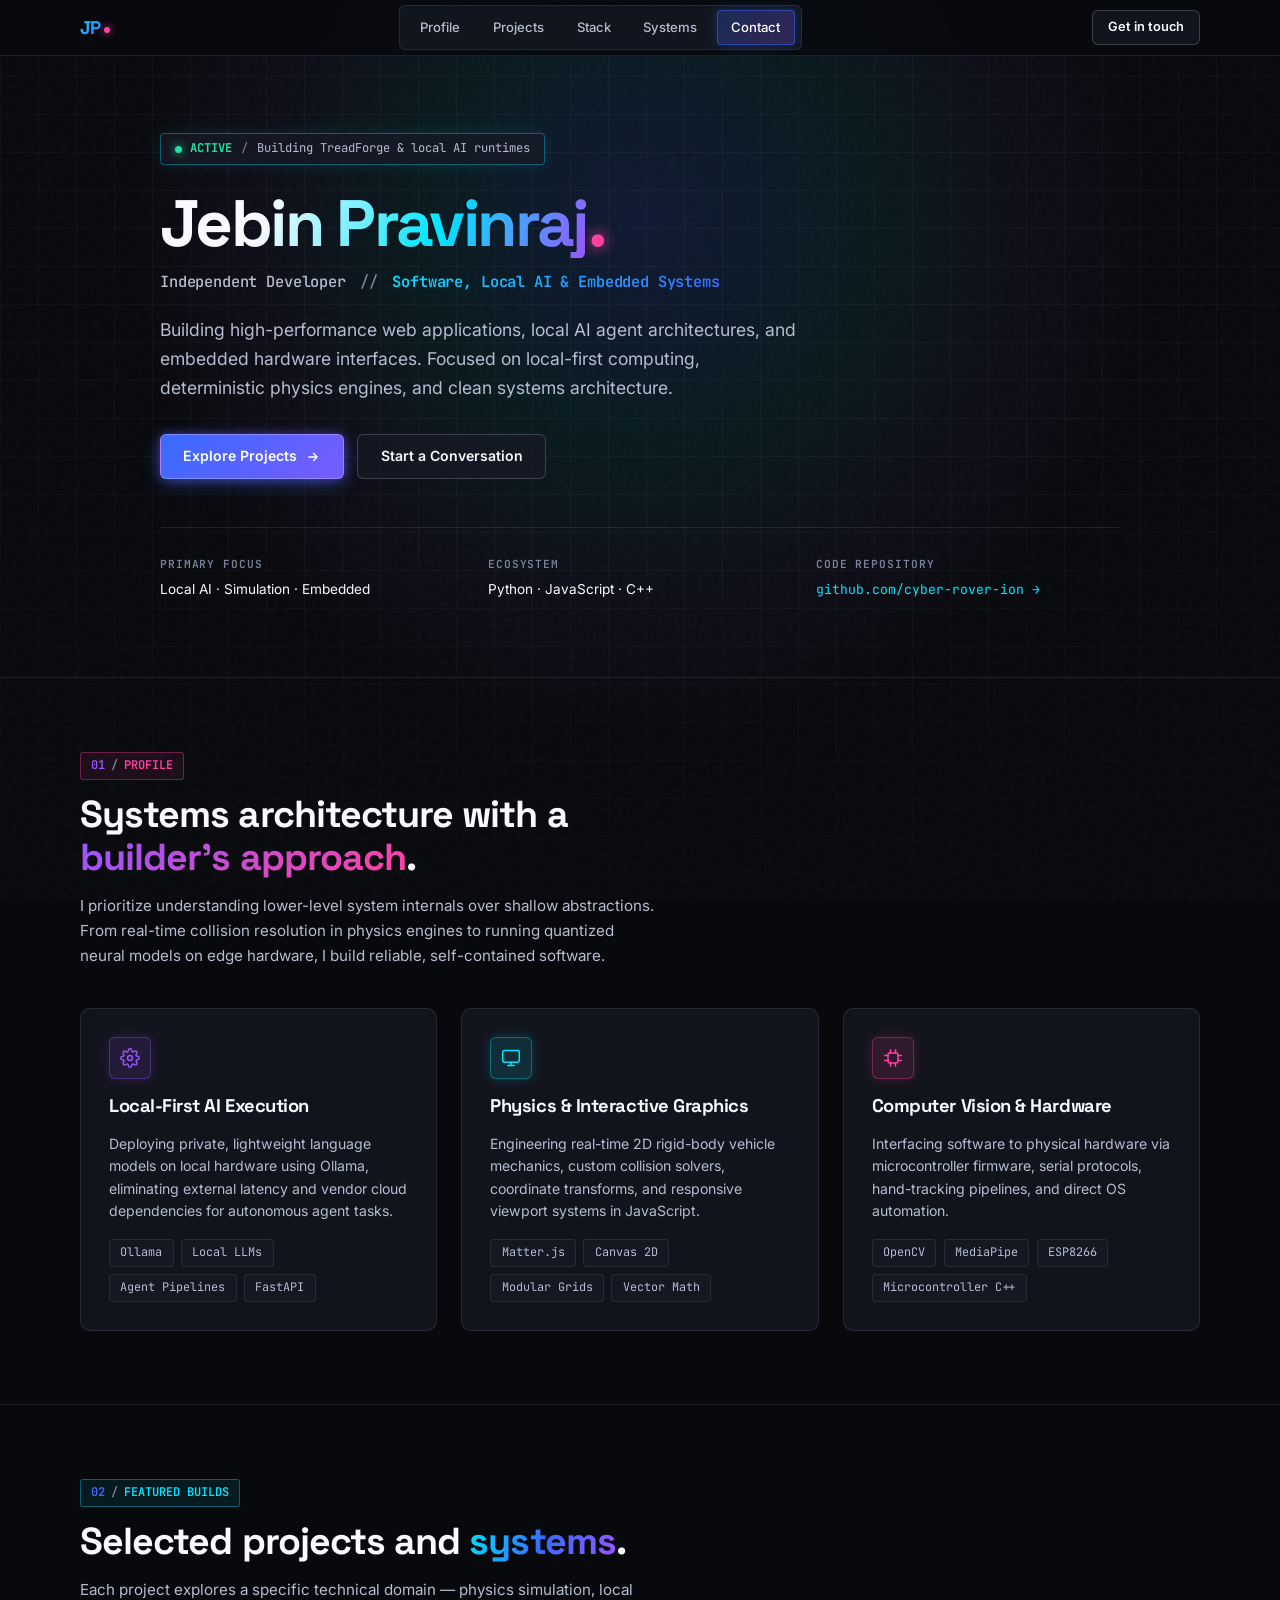
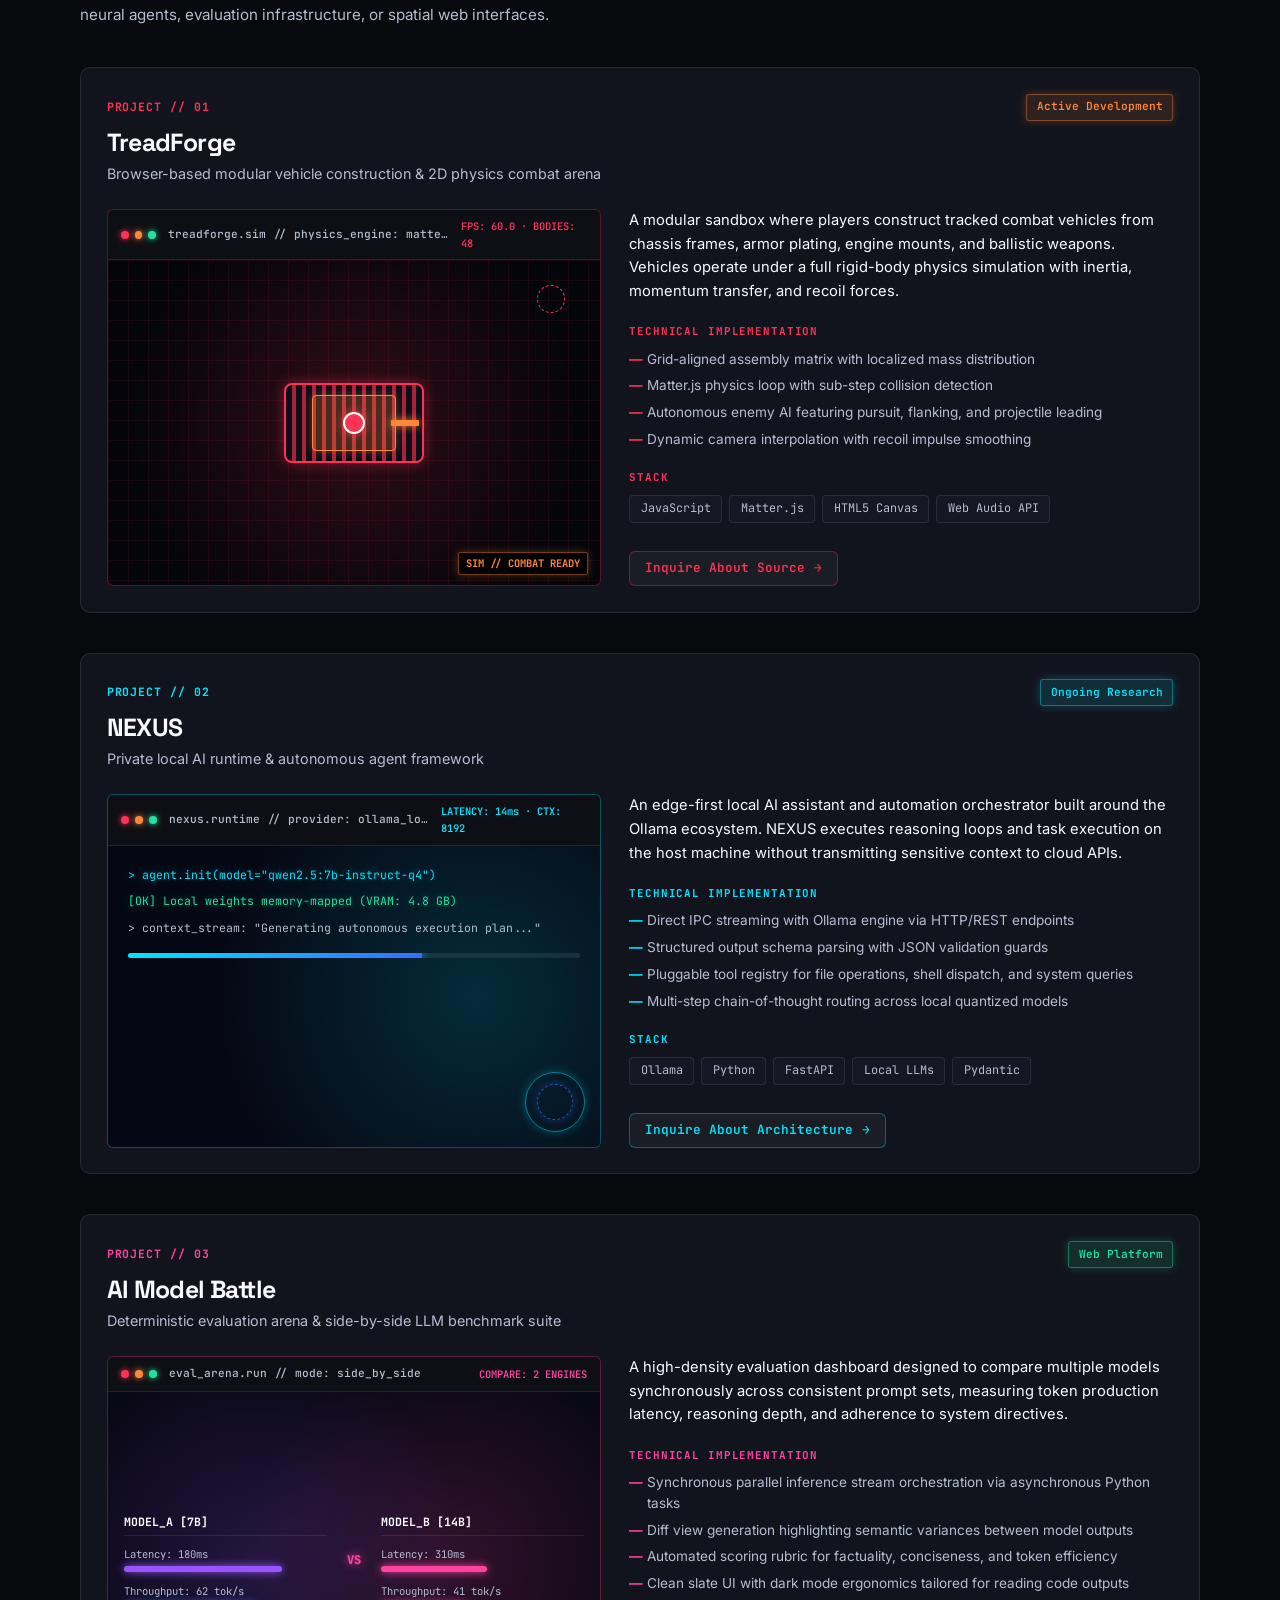
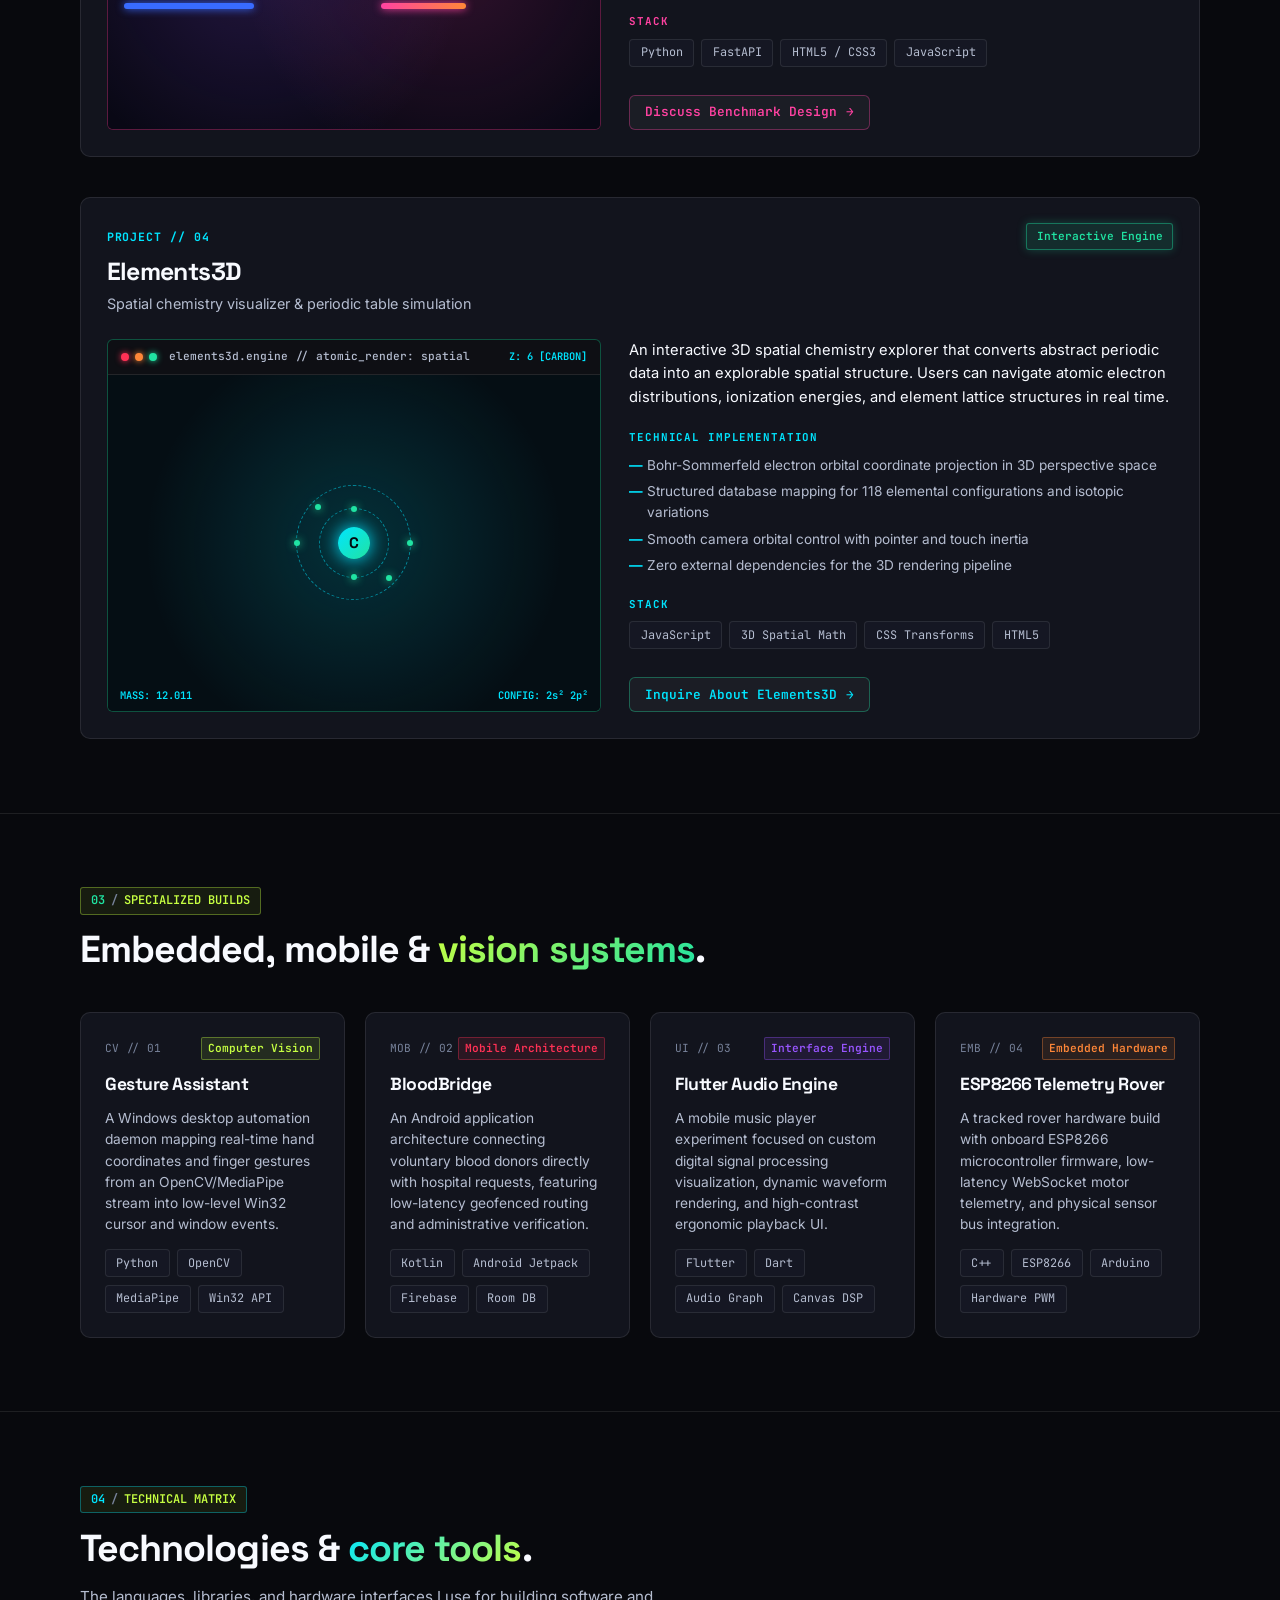
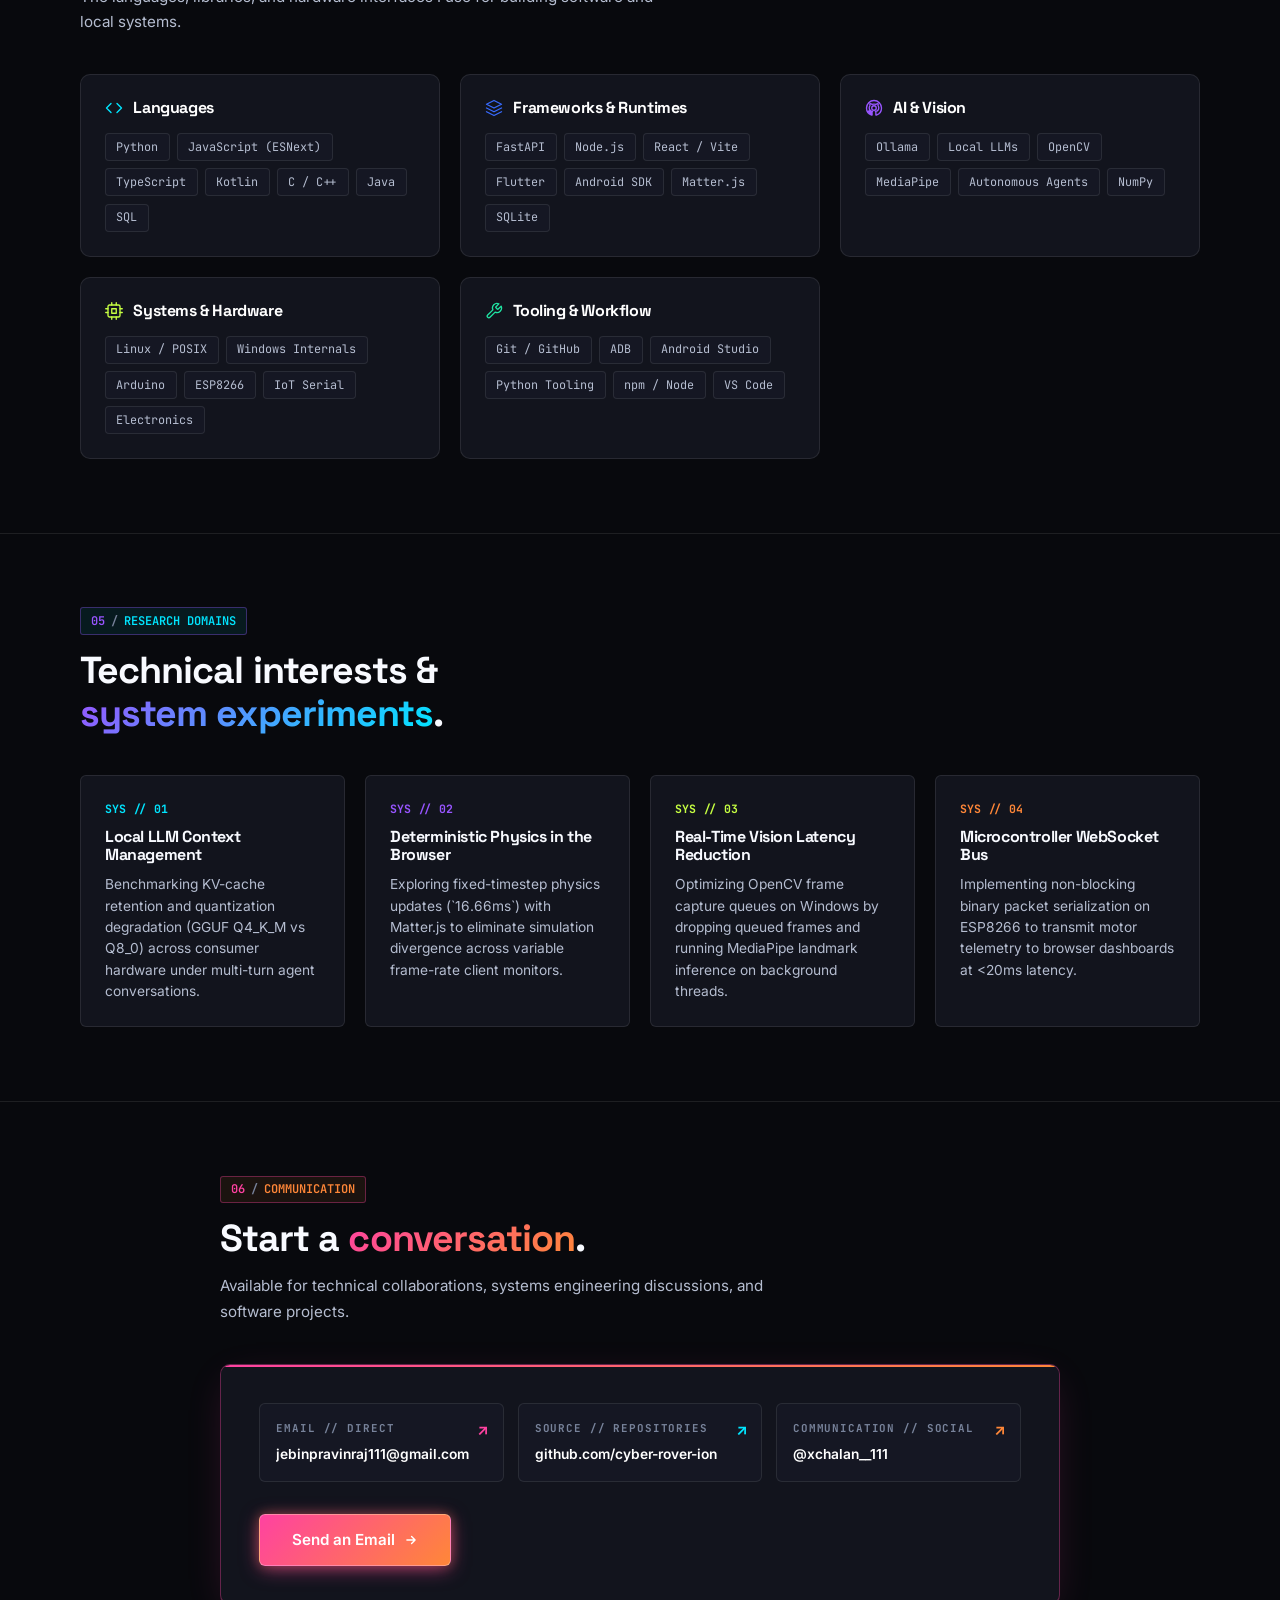
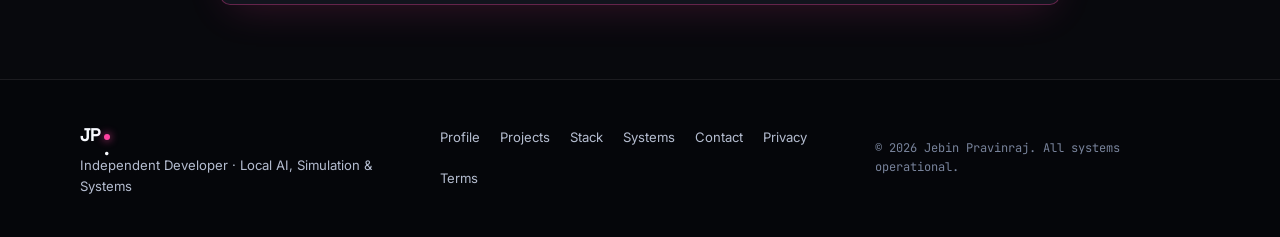
<file: index.html>
<!DOCTYPE html>
<html lang="en">
<head>
  <meta charset="UTF-8">
  <meta name="viewport" content="width=device-width, initial-scale=1, viewport-fit=cover">
  <title>Jebin Pravinraj | Independent Developer &amp; Systems Builder</title>
  <meta name="description" content="Portfolio of Jebin Pravinraj — Independent developer specializing in local AI runtimes, physics simulations, computer vision, and embedded software systems.">
  <meta name="theme-color" content="#08090D">
  <link rel="icon" type="image/svg+xml" href="favicon.svg">
  <link rel="preconnect" href="https://fonts.googleapis.com">
  <link rel="preconnect" href="https://fonts.gstatic.com" crossorigin>
  <link rel="stylesheet" href="https://fonts.googleapis.com/css2?family=Inter:wght@400;500;600;700&family=JetBrains+Mono:wght@400;500;600&family=Space+Grotesk:wght@500;600;700&display=swap">
  <link rel="stylesheet" href="style.css">
  <script src="script.js" defer></script>
</head>
<body>
  <a class="skip-link" href="#main">Skip to content</a>

  <!-- INTERACTIVE BACKGROUND SYSTEM WITH MULTI-COLOR LIGHTING -->
  <div class="interactive-bg" aria-hidden="true">
    <div class="bg-spotlight"></div>
    <div class="bg-ambient-hero"></div>
    <div class="bg-ambient-about"></div>
    <div class="bg-ambient-contact"></div>
    <div class="bg-grid"></div>
    <div class="bg-noise"></div>
  </div>

  <!-- SITE HEADER -->
  <header class="site-header">
    <div class="container header-inner">
      <a class="logo" href="#top" aria-label="Jebin Pravinraj, back to top">
        <span class="logo-mark">JP</span>
        <span class="logo-dot" aria-hidden="true"></span>
      </a>

      <nav class="desktop-nav" aria-label="Primary navigation">
        <a href="#about">Profile</a>
        <a href="#projects">Projects</a>
        <a href="#stack">Stack</a>
        <a href="#experiments">Systems</a>
        <a href="#contact">Contact</a>
      </nav>

      <div class="header-action">
        <a class="btn btn-sm btn-ghost" href="#contact">Get in touch</a>
      </div>

      <button class="menu-toggle" type="button" aria-expanded="false" aria-controls="mobile-menu" aria-label="Open menu">
        <span></span>
        <span></span>
      </button>
    </div>
  </header>

  <!-- MOBILE NAVIGATION DRAWER -->
  <div class="mobile-menu" id="mobile-menu" aria-hidden="true">
    <nav aria-label="Mobile navigation">
      <ul>
        <li><a href="#about">Profile</a></li>
        <li><a href="#projects">Projects</a></li>
        <li><a href="#stack">Stack</a></li>
        <li><a href="#experiments">Systems</a></li>
        <li><a href="#contact">Contact</a></li>
        <li><a href="privacy.html">Privacy Policy</a></li>
        <li><a href="terms.html">Terms and Conditions</a></li>
      </ul>
    </nav>
    <div class="mobile-menu-foot">
      <p class="mono-label">CONTACT // DIRECT</p>
      <a href="mailto:jebinpravinraj111@gmail.com">jebinpravinraj111@gmail.com</a>
    </div>
  </div>

  <main id="main">

    <!-- HERO SECTION (ELECTRIC BLUE + CYAN + VIOLET) -->
    <section class="hero" id="top" aria-labelledby="hero-title">
      <div class="container hero-container">
        <div class="hero-content">
          <div class="status-badge" data-reveal>
            <span class="status-dot" aria-hidden="true"></span>
            <span class="status-code">ACTIVE</span>
            <span class="status-sep">/</span>
            <span class="status-desc">Building TreadForge &amp; local AI runtimes</span>
          </div>

          <h1 class="hero-title" id="hero-title" data-reveal>
            <span class="hero-name">Jebin Pravinraj</span><span class="hero-accent">.</span>
          </h1>

          <p class="hero-role" data-reveal>
            Independent Developer <span class="role-sep">//</span> <span class="text-grad-hero">Software, Local AI &amp; Embedded Systems</span>
          </p>

          <p class="hero-lead" data-reveal>
            Building high-performance web applications, local AI agent architectures, and embedded hardware interfaces.
            Focused on local-first computing, deterministic physics engines, and clean systems architecture.
          </p>

          <div class="hero-actions" data-reveal>
            <a class="btn btn-primary" href="#projects">
              <span>Explore Projects</span>
              <svg class="btn-arrow" viewBox="0 0 16 16" fill="none" aria-hidden="true">
                <path d="M3.33 8h9.34M8.67 4l4 4-4 4" stroke="currentColor" stroke-width="1.6" stroke-linecap="round" stroke-linejoin="round"/>
              </svg>
            </a>
            <a class="btn btn-ghost" href="#contact">Start a Conversation</a>
          </div>

          <div class="hero-meta" data-reveal>
            <div class="meta-item">
              <span class="meta-label">PRIMARY FOCUS</span>
              <span class="meta-value">Local AI &middot; Simulation &middot; Embedded</span>
            </div>
            <div class="meta-item">
              <span class="meta-label">ECOSYSTEM</span>
              <span class="meta-value">Python &middot; JavaScript &middot; C++</span>
            </div>
            <div class="meta-item">
              <span class="meta-label">CODE REPOSITORY</span>
              <a class="meta-link" href="https://github.com/cyber-rover-ion" target="_blank" rel="noopener noreferrer">github.com/cyber-rover-ion &rarr;</a>
            </div>
          </div>
        </div>
      </div>
    </section>

    <!-- ENGINEERING PROFILE (VIOLET + PINK) -->
    <section class="section about" id="about" aria-labelledby="about-title">
      <div class="container">
        <header class="section-head" data-reveal>
          <div class="section-tag tag-violet-pink">
            <span class="tag-index">01</span>
            <span class="tag-sep">/</span>
            <span class="tag-title">PROFILE</span>
          </div>
          <h2 id="about-title">Systems architecture with a <span class="text-grad-pink">builder's approach</span>.</h2>
          <p class="section-lead">
            I prioritize understanding lower-level system internals over shallow abstractions. From real-time collision resolution in physics engines to running quantized neural models on edge hardware, I build reliable, self-contained software.
          </p>
        </header>

        <div class="about-grid">
          <article class="profile-card card-violet" data-reveal>
            <div class="card-icon icon-violet">
              <svg viewBox="0 0 24 24" fill="none" stroke="currentColor" stroke-width="1.8" stroke-linecap="round" stroke-linejoin="round" aria-hidden="true">
                <circle cx="12" cy="12" r="3"/>
                <path d="M19.4 15a1.65 1.65 0 0 0 .33 1.82l.06.06a2 2 0 0 1 0 2.83 2 2 0 0 1-2.83 0l-.06-.06a1.65 1.65 0 0 0-1.82-.33 1.65 1.65 0 0 0-1 1.51V21a2 2 0 0 1-2 2 2 2 0 0 1-2-2v-.09A1.65 1.65 0 0 0 9 19.4a1.65 1.65 0 0 0-1.82.33l-.06.06a2 2 0 0 1-2.83 0 2 2 0 0 1 0-2.83l.06-.06a1.65 1.65 0 0 0 .33-1.82 1.65 1.65 0 0 0-1.51-1H3a2 2 0 0 1-2-2 2 2 0 0 1 2-2h.09A1.65 1.65 0 0 0 4.6 9a1.65 1.65 0 0 0-.33-1.82l-.06-.06a2 2 0 0 1 0-2.83 2 2 0 0 1 2.83 0l.06.06a1.65 1.65 0 0 0 1.82.33H9a1.65 1.65 0 0 0 1-1.51V3a2 2 0 0 1 2-2 2 2 0 0 1 2 2v.09a1.65 1.65 0 0 0 1 1.51 1.65 1.65 0 0 0 1.82-.33l.06-.06a2 2 0 0 1 2.83 0 2 2 0 0 1 0 2.83l-.06.06a1.65 1.65 0 0 0-.33 1.82V9a1.65 1.65 0 0 0 1.51 1H21a2 2 0 0 1 2 2 2 2 0 0 1-2 2h-.09a1.65 1.65 0 0 0-1.51 1z"/>
              </svg>
            </div>
            <h3>Local-First AI Execution</h3>
            <p>Deploying private, lightweight language models on local hardware using Ollama, eliminating external latency and vendor cloud dependencies for autonomous agent tasks.</p>
            <ul class="tech-chips">
              <li>Ollama</li><li>Local LLMs</li><li>Agent Pipelines</li><li>FastAPI</li>
            </ul>
          </article>

          <article class="profile-card card-cyan" data-reveal>
            <div class="card-icon icon-cyan">
              <svg viewBox="0 0 24 24" fill="none" stroke="currentColor" stroke-width="1.8" stroke-linecap="round" stroke-linejoin="round" aria-hidden="true">
                <rect x="2" y="3" width="20" height="14" rx="2" ry="2"/>
                <line x1="8" y1="21" x2="16" y2="21"/>
                <line x1="12" y1="17" x2="12" y2="21"/>
              </svg>
            </div>
            <h3>Physics &amp; Interactive Graphics</h3>
            <p>Engineering real-time 2D rigid-body vehicle mechanics, custom collision solvers, coordinate transforms, and responsive viewport systems in JavaScript.</p>
            <ul class="tech-chips">
              <li>Matter.js</li><li>Canvas 2D</li><li>Modular Grids</li><li>Vector Math</li>
            </ul>
          </article>

          <article class="profile-card card-pink" data-reveal>
            <div class="card-icon icon-pink">
              <svg viewBox="0 0 24 24" fill="none" stroke="currentColor" stroke-width="1.8" stroke-linecap="round" stroke-linejoin="round" aria-hidden="true">
                <rect x="6" y="6" width="12" height="12" rx="2"/>
                <path d="M9 2v4M15 2v4M9 18v4M15 18v4M2 9h4M2 15h4M18 9h4M18 15h4"/>
              </svg>
            </div>
            <h3>Computer Vision &amp; Hardware</h3>
            <p>Interfacing software to physical hardware via microcontroller firmware, serial protocols, hand-tracking pipelines, and direct OS automation.</p>
            <ul class="tech-chips">
              <li>OpenCV</li><li>MediaPipe</li><li>ESP8266</li><li>Microcontroller C++</li>
            </ul>
          </article>
        </div>
      </div>
    </section>

    <!-- FEATURED PROJECTS (DISTINCT RICH IDENTITIES) -->
    <section class="section projects" id="projects" aria-labelledby="projects-title">
      <div class="container">
        <header class="section-head" data-reveal>
          <div class="section-tag tag-cyan-blue">
            <span class="tag-index">02</span>
            <span class="tag-sep">/</span>
            <span class="tag-title">FEATURED BUILDS</span>
          </div>
          <h2 id="projects-title">Selected projects and <span class="text-grad-multi">systems</span>.</h2>
          <p class="section-lead">Each project explores a specific technical domain — physics simulation, local neural agents, evaluation infrastructure, or spatial web interfaces.</p>
        </header>

        <div class="project-list">

          <!-- PROJECT 01: TreadForge (CRIMSON + ORANGE) -->
          <article class="project-item proj-tread" data-reveal>
            <div class="project-header">
              <div class="project-meta-top">
                <span class="project-num">PROJECT // 01</span>
                <span class="project-status status-dev">Active Development</span>
              </div>
              <h3 class="project-title">TreadForge</h3>
              <p class="project-subtitle">Browser-based modular vehicle construction &amp; 2D physics combat arena</p>
            </div>

            <div class="project-layout">
              <div class="project-preview-wrap">
                <div class="preview-hud">
                  <div class="hud-top">
                    <span class="hud-dot dot-red"></span>
                    <span class="hud-dot dot-yellow"></span>
                    <span class="hud-dot dot-green"></span>
                    <span class="hud-title">treadforge.sim // physics_engine: matter.js</span>
                    <span class="hud-telemetry">FPS: 60.0 &middot; BODIES: 48</span>
                  </div>
                  <div class="preview-canvas preview-tread-canvas">
                    <div class="tread-grid-lines"></div>
                    <div class="tread-tank-schematic">
                      <div class="tank-tracks"></div>
                      <div class="tank-hull">
                        <div class="hull-core"></div>
                        <div class="turret-pivot"></div>
                        <div class="turret-barrel"></div>
                      </div>
                    </div>
                    <div class="tread-crosshair"></div>
                    <div class="tread-badge">SIM // COMBAT READY</div>
                  </div>
                </div>
              </div>

              <div class="project-details">
                <p class="project-desc">
                  A modular sandbox where players construct tracked combat vehicles from chassis frames, armor plating, engine mounts, and ballistic weapons. Vehicles operate under a full rigid-body physics simulation with inertia, momentum transfer, and recoil forces.
                </p>

                <div class="project-tech-group">
                  <span class="group-label">TECHNICAL IMPLEMENTATION</span>
                  <ul class="feature-bullets">
                    <li>Grid-aligned assembly matrix with localized mass distribution</li>
                    <li>Matter.js physics loop with sub-step collision detection</li>
                    <li>Autonomous enemy AI featuring pursuit, flanking, and projectile leading</li>
                    <li>Dynamic camera interpolation with recoil impulse smoothing</li>
                  </ul>
                </div>

                <div class="project-stack">
                  <span class="group-label">STACK</span>
                  <ul class="tech-chips">
                    <li>JavaScript</li><li>Matter.js</li><li>HTML5 Canvas</li><li>Web Audio API</li>
                  </ul>
                </div>

                <div class="project-actions">
                  <a class="btn btn-sm btn-project-cta" href="mailto:jebinpravinraj111@gmail.com?subject=TreadForge%20Source%20%26%20Architecture">
                    <span>Inquire About Source</span>
                    <span aria-hidden="true">&rarr;</span>
                  </a>
                </div>
              </div>
            </div>
          </article>

          <!-- PROJECT 02: NEXUS (ELECTRIC CYAN + COBALT BLUE) -->
          <article class="project-item proj-nexus" data-reveal>
            <div class="project-header">
              <div class="project-meta-top">
                <span class="project-num">PROJECT // 02</span>
                <span class="project-status status-exp">Ongoing Research</span>
              </div>
              <h3 class="project-title">NEXUS</h3>
              <p class="project-subtitle">Private local AI runtime &amp; autonomous agent framework</p>
            </div>

            <div class="project-layout">
              <div class="project-preview-wrap">
                <div class="preview-hud">
                  <div class="hud-top">
                    <span class="hud-dot dot-red"></span>
                    <span class="hud-dot dot-yellow"></span>
                    <span class="hud-dot dot-green"></span>
                    <span class="hud-title">nexus.runtime // provider: ollama_local</span>
                    <span class="hud-telemetry">LATENCY: 14ms &middot; CTX: 8192</span>
                  </div>
                  <div class="preview-canvas preview-nexus-canvas">
                    <div class="nexus-terminal">
                      <div class="nexus-term-line term-prompt">&gt; agent.init(model=&quot;qwen2.5:7b-instruct-q4&quot;)</div>
                      <div class="nexus-term-line term-success">[OK] Local weights memory-mapped (VRAM: 4.8 GB)</div>
                      <div class="nexus-term-line term-data">&gt; context_stream: &quot;Generating autonomous execution plan...&quot;</div>
                      <div class="nexus-pulse-bar">
                        <span class="bar-fill"></span>
                      </div>
                    </div>
                    <div class="nexus-orbit-matrix">
                      <div class="orbit-circle orbit-1"></div>
                      <div class="orbit-circle orbit-2"></div>
                    </div>
                  </div>
                </div>
              </div>

              <div class="project-details">
                <p class="project-desc">
                  An edge-first local AI assistant and automation orchestrator built around the Ollama ecosystem. NEXUS executes reasoning loops and task execution on the host machine without transmitting sensitive context to cloud APIs.
                </p>

                <div class="project-tech-group">
                  <span class="group-label">TECHNICAL IMPLEMENTATION</span>
                  <ul class="feature-bullets">
                    <li>Direct IPC streaming with Ollama engine via HTTP/REST endpoints</li>
                    <li>Structured output schema parsing with JSON validation guards</li>
                    <li>Pluggable tool registry for file operations, shell dispatch, and system queries</li>
                    <li>Multi-step chain-of-thought routing across local quantized models</li>
                  </ul>
                </div>

                <div class="project-stack">
                  <span class="group-label">STACK</span>
                  <ul class="tech-chips">
                    <li>Ollama</li><li>Python</li><li>FastAPI</li><li>Local LLMs</li><li>Pydantic</li>
                  </ul>
                </div>

                <div class="project-actions">
                  <a class="btn btn-sm btn-project-cta" href="mailto:jebinpravinraj111@gmail.com?subject=NEXUS%20AI%20Architecture">
                    <span>Inquire About Architecture</span>
                    <span aria-hidden="true">&rarr;</span>
                  </a>
                </div>
              </div>
            </div>
          </article>

          <!-- PROJECT 03: AI Model Battle (VIOLET + HOT PINK + BLUE) -->
          <article class="project-item proj-battle" data-reveal>
            <div class="project-header">
              <div class="project-meta-top">
                <span class="project-num">PROJECT // 03</span>
                <span class="project-status status-prod">Web Platform</span>
              </div>
              <h3 class="project-title">AI Model Battle</h3>
              <p class="project-subtitle">Deterministic evaluation arena &amp; side-by-side LLM benchmark suite</p>
            </div>

            <div class="project-layout">
              <div class="project-preview-wrap">
                <div class="preview-hud">
                  <div class="hud-top">
                    <span class="hud-dot dot-red"></span>
                    <span class="hud-dot dot-yellow"></span>
                    <span class="hud-dot dot-green"></span>
                    <span class="hud-title">eval_arena.run // mode: side_by_side</span>
                    <span class="hud-telemetry">COMPARE: 2 ENGINES</span>
                  </div>
                  <div class="preview-canvas preview-battle-canvas">
                    <div class="battle-compare-wrap">
                      <div class="battle-col">
                        <div class="col-head">MODEL_A [7B]</div>
                        <div class="bar-group">
                          <span class="metric-label">Latency: 180ms</span>
                          <div class="metric-bar bar-violet" style="--bar-w: 78%;"></div>
                        </div>
                        <div class="bar-group">
                          <span class="metric-label">Throughput: 62 tok/s</span>
                          <div class="metric-bar bar-blue" style="--bar-w: 64%;"></div>
                        </div>
                      </div>
                      <div class="battle-divider">VS</div>
                      <div class="battle-col">
                        <div class="col-head">MODEL_B [14B]</div>
                        <div class="bar-group">
                          <span class="metric-label">Latency: 310ms</span>
                          <div class="metric-bar bar-pink" style="--bar-w: 52%;"></div>
                        </div>
                        <div class="bar-group">
                          <span class="metric-label">Throughput: 41 tok/s</span>
                          <div class="metric-bar bar-pink-alt" style="--bar-w: 42%;"></div>
                        </div>
                      </div>
                    </div>
                  </div>
                </div>
              </div>

              <div class="project-details">
                <p class="project-desc">
                  A high-density evaluation dashboard designed to compare multiple models synchronously across consistent prompt sets, measuring token production latency, reasoning depth, and adherence to system directives.
                </p>

                <div class="project-tech-group">
                  <span class="group-label">TECHNICAL IMPLEMENTATION</span>
                  <ul class="feature-bullets">
                    <li>Synchronous parallel inference stream orchestration via asynchronous Python tasks</li>
                    <li>Diff view generation highlighting semantic variances between model outputs</li>
                    <li>Automated scoring rubric for factuality, conciseness, and token efficiency</li>
                    <li>Clean slate UI with dark mode ergonomics tailored for reading code outputs</li>
                  </ul>
                </div>

                <div class="project-stack">
                  <span class="group-label">STACK</span>
                  <ul class="tech-chips">
                    <li>Python</li><li>FastAPI</li><li>HTML5 / CSS3</li><li>JavaScript</li>
                  </ul>
                </div>

                <div class="project-actions">
                  <a class="btn btn-sm btn-project-cta" href="mailto:jebinpravinraj111@gmail.com?subject=AI%20Model%20Battle%20Discussion">
                    <span>Discuss Benchmark Design</span>
                    <span aria-hidden="true">&rarr;</span>
                  </a>
                </div>
              </div>
            </div>
          </article>

          <!-- PROJECT 04: Elements3D (CYAN + EMERALD) -->
          <article class="project-item proj-elements" data-reveal>
            <div class="project-header">
              <div class="project-meta-top">
                <span class="project-num">PROJECT // 04</span>
                <span class="project-status status-prod">Interactive Engine</span>
              </div>
              <h3 class="project-title">Elements3D</h3>
              <p class="project-subtitle">Spatial chemistry visualizer &amp; periodic table simulation</p>
            </div>

            <div class="project-layout">
              <div class="project-preview-wrap">
                <div class="preview-hud">
                  <div class="hud-top">
                    <span class="hud-dot dot-red"></span>
                    <span class="hud-dot dot-yellow"></span>
                    <span class="hud-dot dot-green"></span>
                    <span class="hud-title">elements3d.engine // atomic_render: spatial</span>
                    <span class="hud-telemetry">Z: 6 [CARBON]</span>
                  </div>
                  <div class="preview-canvas preview-elements-canvas">
                    <div class="elements-orbital-wrap">
                      <div class="atom-nucleus">
                        <span>C</span>
                      </div>
                      <div class="electron-shell shell-1">
                        <span class="electron e-1"></span>
                        <span class="electron e-2"></span>
                      </div>
                      <div class="electron-shell shell-2">
                        <span class="electron e-3"></span>
                        <span class="electron e-4"></span>
                        <span class="electron e-5"></span>
                        <span class="electron e-6"></span>
                      </div>
                    </div>
                    <div class="atom-spec">
                      <span>MASS: 12.011</span>
                      <span>CONFIG: 2s² 2p²</span>
                    </div>
                  </div>
                </div>
              </div>

              <div class="project-details">
                <p class="project-desc">
                  An interactive 3D spatial chemistry explorer that converts abstract periodic data into an explorable spatial structure. Users can navigate atomic electron distributions, ionization energies, and element lattice structures in real time.
                </p>

                <div class="project-tech-group">
                  <span class="group-label">TECHNICAL IMPLEMENTATION</span>
                  <ul class="feature-bullets">
                    <li>Bohr-Sommerfeld electron orbital coordinate projection in 3D perspective space</li>
                    <li>Structured database mapping for 118 elemental configurations and isotopic variations</li>
                    <li>Smooth camera orbital control with pointer and touch inertia</li>
                    <li>Zero external dependencies for the 3D rendering pipeline</li>
                  </ul>
                </div>

                <div class="project-stack">
                  <span class="group-label">STACK</span>
                  <ul class="tech-chips">
                    <li>JavaScript</li><li>3D Spatial Math</li><li>CSS Transforms</li><li>HTML5</li>
                  </ul>
                </div>

                <div class="project-actions">
                  <a class="btn btn-sm btn-project-cta" href="mailto:jebinpravinraj111@gmail.com?subject=Elements3D%20Architecture">
                    <span>Inquire About Elements3D</span>
                    <span aria-hidden="true">&rarr;</span>
                  </a>
                </div>
              </div>
            </div>
          </article>
        </div>
      </div>
    </section>

    <!-- MORE PROJECTS / SPECIALIZED BUILDS -->
    <section class="section mini-section" aria-labelledby="mini-title">
      <div class="container">
        <header class="section-head" data-reveal>
          <div class="section-tag tag-lime-emerald">
            <span class="tag-index">03</span>
            <span class="tag-sep">/</span>
            <span class="tag-title">SPECIALIZED BUILDS</span>
          </div>
          <h2 id="mini-title">Embedded, mobile &amp; <span class="text-grad-lime">vision systems</span>.</h2>
        </header>

        <div class="mini-grid">
          <!-- Gesture Assistant: LIME + EMERALD + GRAPHITE -->
          <article class="mini-card mini-gesture" data-reveal>
            <div class="mini-card-head">
              <span class="mini-index">CV // 01</span>
              <span class="mini-tag tag-lime">Computer Vision</span>
            </div>
            <h3>Gesture Assistant</h3>
            <p>A Windows desktop automation daemon mapping real-time hand coordinates and finger gestures from an OpenCV/MediaPipe stream into low-level Win32 cursor and window events.</p>
            <ul class="tech-chips">
              <li>Python</li><li>OpenCV</li><li>MediaPipe</li><li>Win32 API</li>
            </ul>
          </article>

          <!-- BloodBridge: CRIMSON + PINK -->
          <article class="mini-card mini-blood" data-reveal>
            <div class="mini-card-head">
              <span class="mini-index">MOB // 02</span>
              <span class="mini-tag tag-crimson">Mobile Architecture</span>
            </div>
            <h3>BloodBridge</h3>
            <p>An Android application architecture connecting voluntary blood donors directly with hospital requests, featuring low-latency geofenced routing and administrative verification.</p>
            <ul class="tech-chips">
              <li>Kotlin</li><li>Android Jetpack</li><li>Firebase</li><li>Room DB</li>
            </ul>
          </article>

          <!-- Flutter Audio: PINK + VIOLET -->
          <article class="mini-card mini-audio" data-reveal>
            <div class="mini-card-head">
              <span class="mini-index">UI // 03</span>
              <span class="mini-tag tag-violet">Interface Engine</span>
            </div>
            <h3>Flutter Audio Engine</h3>
            <p>A mobile music player experiment focused on custom digital signal processing visualization, dynamic waveform rendering, and high-contrast ergonomic playback UI.</p>
            <ul class="tech-chips">
              <li>Flutter</li><li>Dart</li><li>Audio Graph</li><li>Canvas DSP</li>
            </ul>
          </article>

          <!-- ESP8266 Rover: ORANGE + LIME -->
          <article class="mini-card mini-rover" data-reveal>
            <div class="mini-card-head">
              <span class="mini-index">EMB // 04</span>
              <span class="mini-tag tag-orange">Embedded Hardware</span>
            </div>
            <h3>ESP8266 Telemetry Rover</h3>
            <p>A tracked rover hardware build with onboard ESP8266 microcontroller firmware, low-latency WebSocket motor telemetry, and physical sensor bus integration.</p>
            <ul class="tech-chips">
              <li>C++</li><li>ESP8266</li><li>Arduino</li><li>Hardware PWM</li>
            </ul>
          </article>
        </div>
      </div>
    </section>

    <!-- TECH STACK MATRIX (CYAN + LIME + BLUE) -->
    <section class="section stack" id="stack" aria-labelledby="stack-title">
      <div class="container">
        <header class="section-head" data-reveal>
          <div class="section-tag tag-cyan-lime">
            <span class="tag-index">04</span>
            <span class="tag-sep">/</span>
            <span class="tag-title">TECHNICAL MATRIX</span>
          </div>
          <h2 id="stack-title">Technologies &amp; <span class="text-grad-cyan-lime">core tools</span>.</h2>
          <p class="section-lead">The languages, libraries, and hardware interfaces I use for building software and local systems.</p>
        </header>

        <div class="stack-grid">
          <article class="stack-card card-stack-cyan" data-reveal>
            <div class="stack-head">
              <svg viewBox="0 0 24 24" fill="none" stroke="currentColor" stroke-width="1.8" stroke-linecap="round" stroke-linejoin="round" aria-hidden="true">
                <polyline points="16 18 22 12 16 6"/>
                <polyline points="8 6 2 12 8 18"/>
              </svg>
              <h3>Languages</h3>
            </div>
            <ul class="tech-chips">
              <li>Python</li><li>JavaScript (ESNext)</li><li>TypeScript</li><li>Kotlin</li><li>C / C++</li><li>Java</li><li>SQL</li>
            </ul>
          </article>

          <article class="stack-card card-stack-blue" data-reveal>
            <div class="stack-head">
              <svg viewBox="0 0 24 24" fill="none" stroke="currentColor" stroke-width="1.8" stroke-linecap="round" stroke-linejoin="round" aria-hidden="true">
                <polygon points="12 2 2 7 12 12 22 7 12 2"/>
                <polyline points="2 17 12 22 22 17"/>
                <polyline points="2 12 12 17 22 12"/>
              </svg>
              <h3>Frameworks &amp; Runtimes</h3>
            </div>
            <ul class="tech-chips">
              <li>FastAPI</li><li>Node.js</li><li>React / Vite</li><li>Flutter</li><li>Android SDK</li><li>Matter.js</li><li>SQLite</li>
            </ul>
          </article>

          <article class="stack-card card-stack-violet" data-reveal>
            <div class="stack-head">
              <svg viewBox="0 0 24 24" fill="none" stroke="currentColor" stroke-width="1.8" stroke-linecap="round" stroke-linejoin="round" aria-hidden="true">
                <circle cx="12" cy="12" r="3"/>
                <path d="M12 2a10 10 0 0 0-10 10c0 4.42 2.87 8.17 6.84 9.5.5.08.66-.23.66-.5v-1.69c-2.77.6-3.36-1.34-3.36-1.34-.46-1.16-1.11-1.47-1.11-1.47-.91-.62.07-.6.07-.6 1 .07 1.53 1.03 1.53 1.03.87 1.52 2.34 1.07 2.91.83.1-.65.35-1.09.63-1.34-2.22-.25-4.55-1.11-4.55-4.92 0-1.11.38-2 1.03-2.71-.1-.25-.45-1.29.1-2.64 0 0 .84-.27 2.75 1.02.79-.22 1.65-.33 2.5-.33.85 0 1.71.11 2.5.33 1.91-1.29 2.75-1.02 2.75-1.02.55 1.35.2 2.39.1 2.64.65.71 1.03 1.6 1.03 2.71 0 3.82-2.34 4.66-4.57 4.91.36.31.69.92.69 1.85V21c0 .27.16.59.67.5C19.14 20.16 22 16.42 22 12A10 10 0 0 0 12 2z"/>
              </svg>
              <h3>AI &amp; Vision</h3>
            </div>
            <ul class="tech-chips">
              <li>Ollama</li><li>Local LLMs</li><li>OpenCV</li><li>MediaPipe</li><li>Autonomous Agents</li><li>NumPy</li>
            </ul>
          </article>

          <article class="stack-card card-stack-lime" data-reveal>
            <div class="stack-head">
              <svg viewBox="0 0 24 24" fill="none" stroke="currentColor" stroke-width="1.8" stroke-linecap="round" stroke-linejoin="round" aria-hidden="true">
                <rect x="4" y="4" width="16" height="16" rx="2" ry="2"/>
                <rect x="9" y="9" width="6" height="6"/>
                <line x1="9" y1="1" x2="9" y2="4"/>
                <line x1="15" y1="1" x2="15" y2="4"/>
                <line x1="9" y1="20" x2="9" y2="23"/>
                <line x1="15" y1="20" x2="15" y2="23"/>
                <line x1="20" y1="9" x2="23" y2="9"/>
                <line x1="20" y1="14" x2="23" y2="14"/>
                <line x1="1" y1="9" x2="4" y2="9"/>
                <line x1="1" y1="14" x2="4" y2="14"/>
              </svg>
              <h3>Systems &amp; Hardware</h3>
            </div>
            <ul class="tech-chips">
              <li>Linux / POSIX</li><li>Windows Internals</li><li>Arduino</li><li>ESP8266</li><li>IoT Serial</li><li>Electronics</li>
            </ul>
          </article>

          <article class="stack-card card-stack-emerald" data-reveal>
            <div class="stack-head">
              <svg viewBox="0 0 24 24" fill="none" stroke="currentColor" stroke-width="1.8" stroke-linecap="round" stroke-linejoin="round" aria-hidden="true">
                <path d="M14.7 6.3a1 1 0 0 0 0 1.4l1.6 1.6a1 1 0 0 0 1.4 0l3.77-3.77a6 6 0 0 1-7.94 7.94l-6.91 6.91a2.12 2.12 0 0 1-3-3l6.91-6.91a6 6 0 0 1 7.94-7.94l-3.76 3.76z"/>
              </svg>
              <h3>Tooling &amp; Workflow</h3>
            </div>
            <ul class="tech-chips">
              <li>Git / GitHub</li><li>ADB</li><li>Android Studio</li><li>Python Tooling</li><li>npm / Node</li><li>VS Code</li>
            </ul>
          </article>
        </div>
      </div>
    </section>

    <!-- TECHNICAL EXPERIMENTS / RESEARCH DOMAINS -->
    <section class="section experiments" id="experiments" aria-labelledby="exp-title">
      <div class="container">
        <header class="section-head" data-reveal>
          <div class="section-tag tag-violet-cyan">
            <span class="tag-index">05</span>
            <span class="tag-sep">/</span>
            <span class="tag-title">RESEARCH DOMAINS</span>
          </div>
          <h2 id="exp-title">Technical interests &amp; <span class="text-grad-violet">system experiments</span>.</h2>
        </header>

        <div class="exp-grid">
          <div class="exp-card exp-cyan" data-reveal>
            <span class="exp-id">SYS // 01</span>
            <h3>Local LLM Context Management</h3>
            <p>Benchmarking KV-cache retention and quantization degradation (GGUF Q4_K_M vs Q8_0) across consumer hardware under multi-turn agent conversations.</p>
          </div>

          <div class="exp-card exp-violet" data-reveal>
            <span class="exp-id">SYS // 02</span>
            <h3>Deterministic Physics in the Browser</h3>
            <p>Exploring fixed-timestep physics updates (`16.66ms`) with Matter.js to eliminate simulation divergence across variable frame-rate client monitors.</p>
          </div>

          <div class="exp-card exp-lime" data-reveal>
            <span class="exp-id">SYS // 03</span>
            <h3>Real-Time Vision Latency Reduction</h3>
            <p>Optimizing OpenCV frame capture queues on Windows by dropping queued frames and running MediaPipe landmark inference on background threads.</p>
          </div>

          <div class="exp-card exp-orange" data-reveal>
            <span class="exp-id">SYS // 04</span>
            <h3>Microcontroller WebSocket Bus</h3>
            <p>Implementing non-blocking binary packet serialization on ESP8266 to transmit motor telemetry to browser dashboards at &lt;20ms latency.</p>
          </div>
        </div>
      </div>
    </section>

    <!-- CONTACT SECTION (PINK + ORANGE + VIOLET) -->
    <section class="section contact" id="contact" aria-labelledby="contact-title">
      <div class="container contact-container">
        <header class="section-head contact-head" data-reveal>
          <div class="section-tag tag-pink-orange">
            <span class="tag-index">06</span>
            <span class="tag-sep">/</span>
            <span class="tag-title">COMMUNICATION</span>
          </div>
          <h2 id="contact-title">Start a <span class="text-grad-pink-orange">conversation</span>.</h2>
          <p class="section-lead">
            Available for technical collaborations, systems engineering discussions, and software projects.
          </p>
        </header>

        <div class="contact-card" data-reveal>
          <div class="contact-links-grid">
            <a class="contact-link link-pink" href="mailto:jebinpravinraj111@gmail.com">
              <span class="link-label">EMAIL // DIRECT</span>
              <span class="link-value">jebinpravinraj111@gmail.com</span>
              <span class="link-arrow" aria-hidden="true">&nearr;</span>
            </a>

            <a class="contact-link link-cyan" href="https://github.com/cyber-rover-ion" target="_blank" rel="noopener noreferrer">
              <span class="link-label">SOURCE // REPOSITORIES</span>
              <span class="link-value">github.com/cyber-rover-ion</span>
              <span class="link-arrow" aria-hidden="true">&nearr;</span>
            </a>

            <a class="contact-link link-orange" href="https://www.instagram.com/xchalan__111/" target="_blank" rel="noopener noreferrer">
              <span class="link-label">COMMUNICATION // SOCIAL</span>
              <span class="link-value">@xchalan__111</span>
              <span class="link-arrow" aria-hidden="true">&nearr;</span>
            </a>
          </div>

          <div class="contact-cta-wrap">
            <a class="btn btn-warm btn-large" href="mailto:jebinpravinraj111@gmail.com?subject=Project%20Inquiry%20%2F%20Collaboration">
              <span>Send an Email</span>
              <svg class="btn-arrow" viewBox="0 0 16 16" fill="none" aria-hidden="true">
                <path d="M3.33 8h9.34M8.67 4l4 4-4 4" stroke="currentColor" stroke-width="1.6" stroke-linecap="round" stroke-linejoin="round"/>
              </svg>
            </a>
          </div>
        </div>
      </div>
    </section>
  </main>

  <!-- SITE FOOTER -->
  <footer class="site-footer">
    <div class="container footer-inner">
      <div class="footer-brand">
        <a class="logo" href="#top">JP<span class="logo-dot">.</span></a>
        <p class="footer-tagline">Independent Developer &middot; Local AI, Simulation &amp; Systems</p>
      </div>

      <nav class="footer-nav" aria-label="Footer navigation">
        <a href="#about">Profile</a>
        <a href="#projects">Projects</a>
        <a href="#stack">Stack</a>
        <a href="#experiments">Systems</a>
        <a href="#contact">Contact</a>
        <a href="privacy.html">Privacy</a>
        <a href="terms.html">Terms</a>
      </nav>

      <div class="footer-copy">
        <p>&copy; 2026 Jebin Pravinraj. All systems operational.</p>
      </div>
    </div>
  </footer>
</body>
</html>
</file>
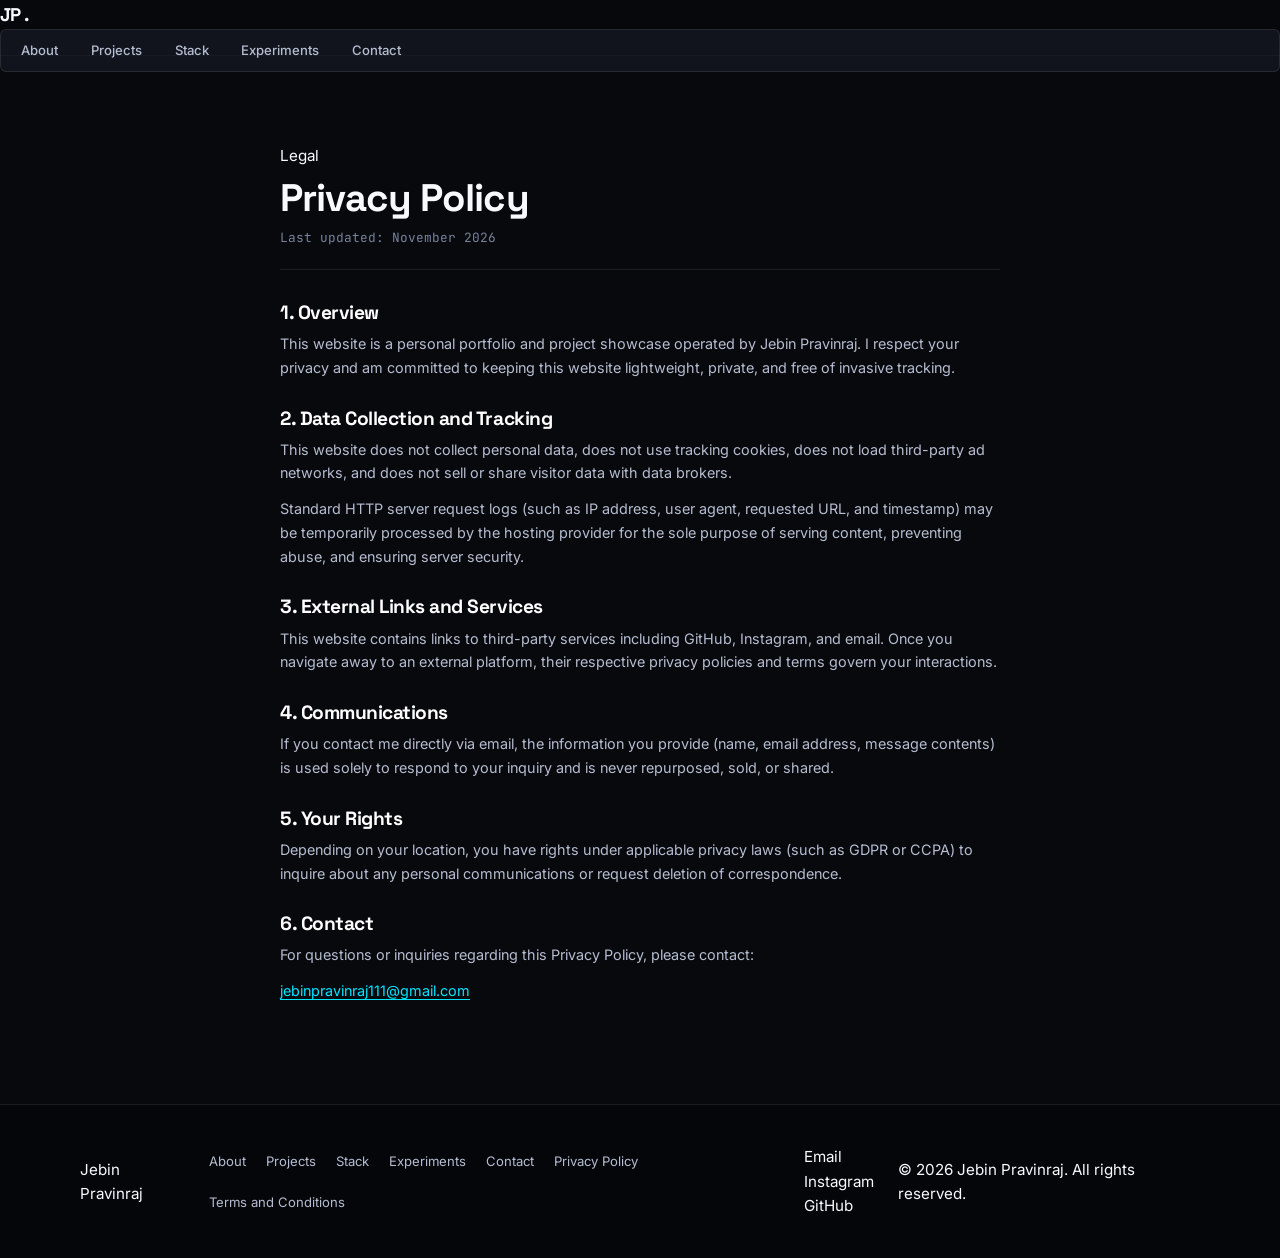
<file: privacy.html>
<!DOCTYPE html>
<html lang="en">
<head>
  <meta charset="UTF-8">
  <meta name="viewport" content="width=device-width, initial-scale=1, viewport-fit=cover">
  <title>Privacy Policy | Jebin Pravinraj</title>
  <meta name="description" content="Privacy Policy for Jebin Pravinraj's personal website and portfolio.">
  <meta name="theme-color" content="#08090D">
  <link rel="icon" type="image/svg+xml" href="favicon.svg">
  <link rel="preconnect" href="https://fonts.googleapis.com">
  <link rel="preconnect" href="https://fonts.gstatic.com" crossorigin>
  <link rel="stylesheet" href="https://fonts.googleapis.com/css2?family=Inter:wght@400;500;600&family=JetBrains+Mono:wght@400;500&family=Space+Grotesk:wght@500;700&display=swap">
  <link rel="stylesheet" href="style.css">
  <script src="script.js" defer></script>
</head>
<body>
  <a class="skip-link" href="#main">Skip to content</a>

  <header class="site-header">
    <a class="logo" href="index.html" aria-label="Jebin Pravinraj, homepage">JP<span aria-hidden="true">.</span></a>

    <nav class="desktop-nav" aria-label="Primary">
      <a href="index.html#about">About</a>
      <a href="index.html#projects">Projects</a>
      <a href="index.html#stack">Stack</a>
      <a href="index.html#experiments">Experiments</a>
      <a href="index.html#contact">Contact</a>
    </nav>

    <button class="menu-toggle" type="button" aria-expanded="false" aria-controls="mobile-menu" aria-label="Open menu">
      <span></span>
      <span></span>
    </button>
  </header>

  <div class="mobile-menu" id="mobile-menu" aria-hidden="true">
    <nav aria-label="Mobile">
      <ul>
        <li><a href="index.html#about">About</a></li>
        <li><a href="index.html#projects">Projects</a></li>
        <li><a href="index.html#stack">Stack</a></li>
        <li><a href="index.html#experiments">Experiments</a></li>
        <li><a href="index.html#contact">Contact</a></li>
      </ul>
    </nav>
    <p class="mobile-menu-foot">jebinpravinraj111@gmail.com</p>
  </div>

  <main id="main" class="legal-page">
    <article class="container legal-content">
      <header class="legal-header">
        <p class="eyebrow">Legal</p>
        <h1>Privacy Policy</h1>
        <p class="legal-date">Last updated: November 2026</p>
      </header>

      <section class="legal-section">
        <h2>1. Overview</h2>
        <p>
          This website is a personal portfolio and project showcase operated by Jebin Pravinraj.
          I respect your privacy and am committed to keeping this website lightweight, private, and free of invasive tracking.
        </p>
      </section>

      <section class="legal-section">
        <h2>2. Data Collection and Tracking</h2>
        <p>
          This website does not collect personal data, does not use tracking cookies, does not load third-party ad networks, and does not sell or share visitor data with data brokers.
        </p>
        <p>
          Standard HTTP server request logs (such as IP address, user agent, requested URL, and timestamp) may be temporarily processed by the hosting provider for the sole purpose of serving content, preventing abuse, and ensuring server security.
        </p>
      </section>

      <section class="legal-section">
        <h2>3. External Links and Services</h2>
        <p>
          This website contains links to third-party services including GitHub, Instagram, and email. Once you navigate away to an external platform, their respective privacy policies and terms govern your interactions.
        </p>
      </section>

      <section class="legal-section">
        <h2>4. Communications</h2>
        <p>
          If you contact me directly via email, the information you provide (name, email address, message contents) is used solely to respond to your inquiry and is never repurposed, sold, or shared.
        </p>
      </section>

      <section class="legal-section">
        <h2>5. Your Rights</h2>
        <p>
          Depending on your location, you have rights under applicable privacy laws (such as GDPR or CCPA) to inquire about any personal communications or request deletion of correspondence.
        </p>
      </section>

      <section class="legal-section">
        <h2>6. Contact</h2>
        <p>
          For questions or inquiries regarding this Privacy Policy, please contact:
        </p>
        <p><a href="mailto:jebinpravinraj111@gmail.com" class="text-link">jebinpravinraj111@gmail.com</a></p>
      </section>
    </article>
  </main>

  <footer class="site-footer">
    <div class="container footer-inner">
      <p class="footer-name">Jebin Pravinraj</p>
      <nav class="footer-nav" aria-label="Footer">
        <a href="index.html#about">About</a>
        <a href="index.html#projects">Projects</a>
        <a href="index.html#stack">Stack</a>
        <a href="index.html#experiments">Experiments</a>
        <a href="index.html#contact">Contact</a>
        <a href="privacy.html" aria-current="page">Privacy Policy</a>
        <a href="terms.html">Terms and Conditions</a>
      </nav>
      <ul class="social-links" aria-label="Social links">
        <li><a href="mailto:jebinpravinraj111@gmail.com">Email</a></li>
        <li><a href="https://www.instagram.com/xchalan__111/" target="_blank" rel="noopener noreferrer">Instagram</a></li>
        <li><a href="https://github.com/cyber-rover-ion" target="_blank" rel="noopener noreferrer">GitHub</a></li>
      </ul>
      <p class="copyright">&copy; 2026 Jebin Pravinraj. All rights reserved.</p>
    </div>
  </footer>
</body>
</html>
</file>
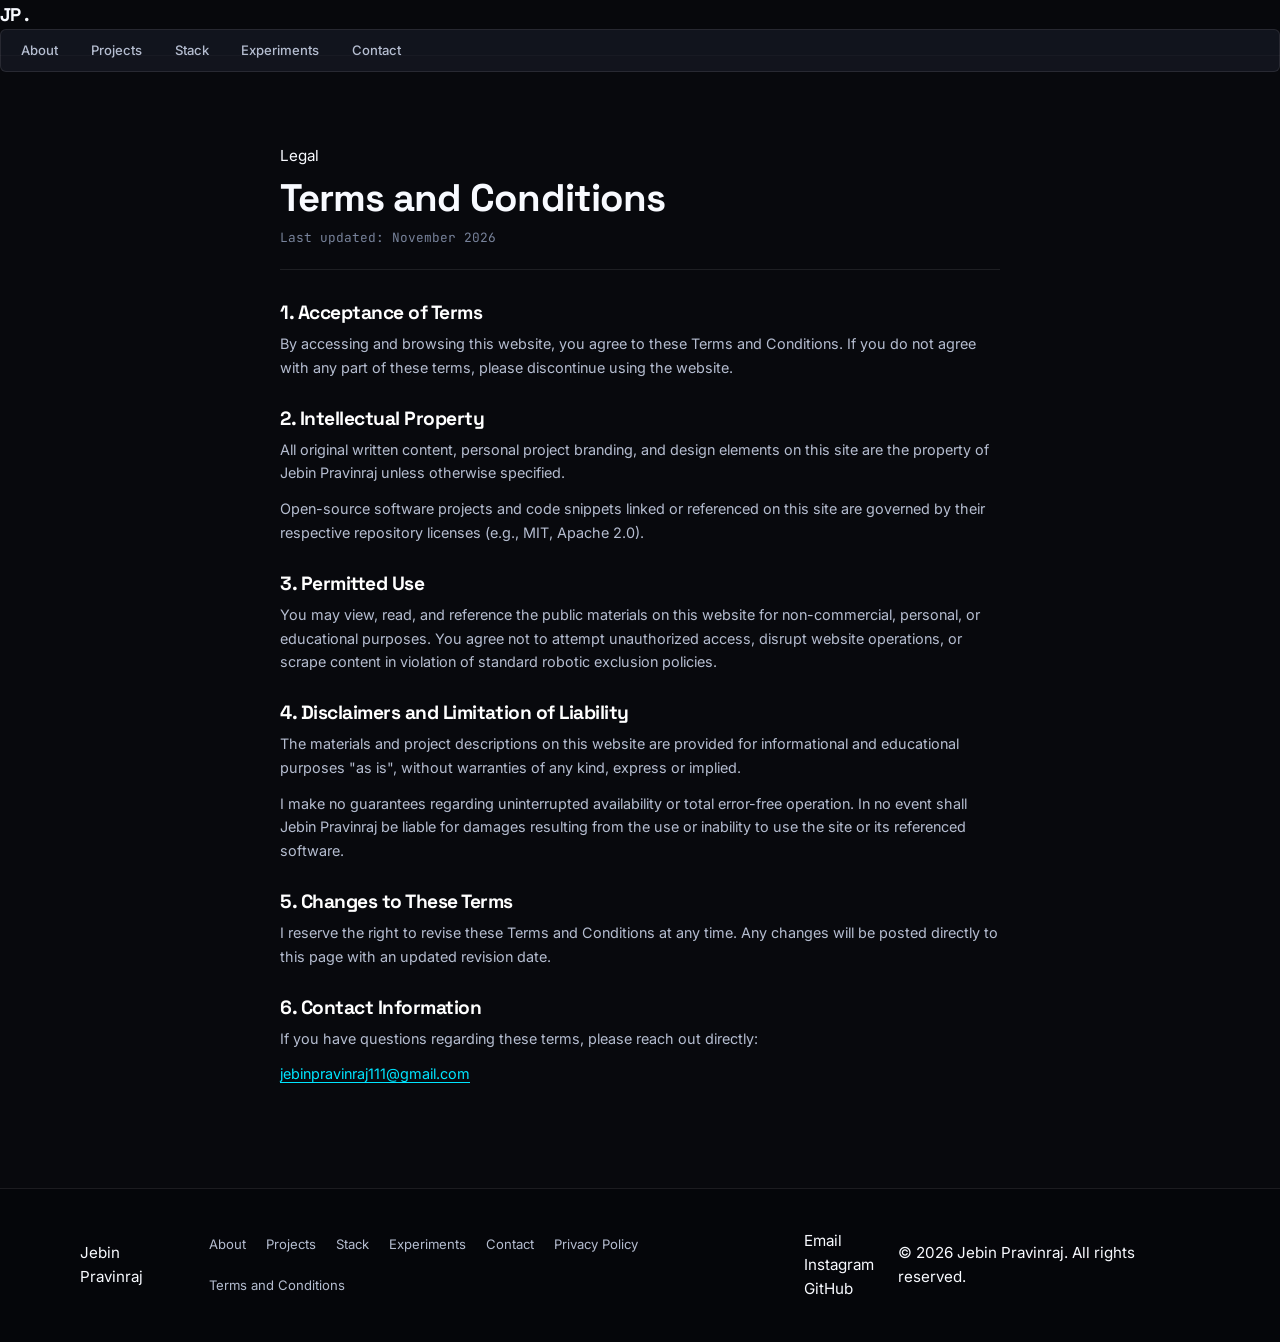
<file: terms.html>
<!DOCTYPE html>
<html lang="en">
<head>
  <meta charset="UTF-8">
  <meta name="viewport" content="width=device-width, initial-scale=1, viewport-fit=cover">
  <title>Terms and Conditions | Jebin Pravinraj</title>
  <meta name="description" content="Terms and Conditions for Jebin Pravinraj's personal website and portfolio.">
  <meta name="theme-color" content="#08090D">
  <link rel="icon" type="image/svg+xml" href="favicon.svg">
  <link rel="preconnect" href="https://fonts.googleapis.com">
  <link rel="preconnect" href="https://fonts.gstatic.com" crossorigin>
  <link rel="stylesheet" href="https://fonts.googleapis.com/css2?family=Inter:wght@400;500;600&family=JetBrains+Mono:wght@400;500&family=Space+Grotesk:wght@500;700&display=swap">
  <link rel="stylesheet" href="style.css">
  <script src="script.js" defer></script>
</head>
<body>
  <a class="skip-link" href="#main">Skip to content</a>

  <header class="site-header">
    <a class="logo" href="index.html" aria-label="Jebin Pravinraj, homepage">JP<span aria-hidden="true">.</span></a>

    <nav class="desktop-nav" aria-label="Primary">
      <a href="index.html#about">About</a>
      <a href="index.html#projects">Projects</a>
      <a href="index.html#stack">Stack</a>
      <a href="index.html#experiments">Experiments</a>
      <a href="index.html#contact">Contact</a>
    </nav>

    <button class="menu-toggle" type="button" aria-expanded="false" aria-controls="mobile-menu" aria-label="Open menu">
      <span></span>
      <span></span>
    </button>
  </header>

  <div class="mobile-menu" id="mobile-menu" aria-hidden="true">
    <nav aria-label="Mobile">
      <ul>
        <li><a href="index.html#about">About</a></li>
        <li><a href="index.html#projects">Projects</a></li>
        <li><a href="index.html#stack">Stack</a></li>
        <li><a href="index.html#experiments">Experiments</a></li>
        <li><a href="index.html#contact">Contact</a></li>
      </ul>
    </nav>
    <p class="mobile-menu-foot">jebinpravinraj111@gmail.com</p>
  </div>

  <main id="main" class="legal-page">
    <article class="container legal-content">
      <header class="legal-header">
        <p class="eyebrow">Legal</p>
        <h1>Terms and Conditions</h1>
        <p class="legal-date">Last updated: November 2026</p>
      </header>

      <section class="legal-section">
        <h2>1. Acceptance of Terms</h2>
        <p>
          By accessing and browsing this website, you agree to these Terms and Conditions. If you do not agree with any part of these terms, please discontinue using the website.
        </p>
      </section>

      <section class="legal-section">
        <h2>2. Intellectual Property</h2>
        <p>
          All original written content, personal project branding, and design elements on this site are the property of Jebin Pravinraj unless otherwise specified.
        </p>
        <p>
          Open-source software projects and code snippets linked or referenced on this site are governed by their respective repository licenses (e.g., MIT, Apache 2.0).
        </p>
      </section>

      <section class="legal-section">
        <h2>3. Permitted Use</h2>
        <p>
          You may view, read, and reference the public materials on this website for non-commercial, personal, or educational purposes. You agree not to attempt unauthorized access, disrupt website operations, or scrape content in violation of standard robotic exclusion policies.
        </p>
      </section>

      <section class="legal-section">
        <h2>4. Disclaimers and Limitation of Liability</h2>
        <p>
          The materials and project descriptions on this website are provided for informational and educational purposes "as is", without warranties of any kind, express or implied.
        </p>
        <p>
          I make no guarantees regarding uninterrupted availability or total error-free operation. In no event shall Jebin Pravinraj be liable for damages resulting from the use or inability to use the site or its referenced software.
        </p>
      </section>

      <section class="legal-section">
        <h2>5. Changes to These Terms</h2>
        <p>
          I reserve the right to revise these Terms and Conditions at any time. Any changes will be posted directly to this page with an updated revision date.
        </p>
      </section>

      <section class="legal-section">
        <h2>6. Contact Information</h2>
        <p>
          If you have questions regarding these terms, please reach out directly:
        </p>
        <p><a href="mailto:jebinpravinraj111@gmail.com" class="text-link">jebinpravinraj111@gmail.com</a></p>
      </section>
    </article>
  </main>

  <footer class="site-footer">
    <div class="container footer-inner">
      <p class="footer-name">Jebin Pravinraj</p>
      <nav class="footer-nav" aria-label="Footer">
        <a href="index.html#about">About</a>
        <a href="index.html#projects">Projects</a>
        <a href="index.html#stack">Stack</a>
        <a href="index.html#experiments">Experiments</a>
        <a href="index.html#contact">Contact</a>
        <a href="privacy.html">Privacy Policy</a>
        <a href="terms.html" aria-current="page">Terms and Conditions</a>
      </nav>
      <ul class="social-links" aria-label="Social links">
        <li><a href="mailto:jebinpravinraj111@gmail.com">Email</a></li>
        <li><a href="https://www.instagram.com/xchalan__111/" target="_blank" rel="noopener noreferrer">Instagram</a></li>
        <li><a href="https://github.com/cyber-rover-ion" target="_blank" rel="noopener noreferrer">GitHub</a></li>
      </ul>
      <p class="copyright">&copy; 2026 Jebin Pravinraj. All rights reserved.</p>
    </div>
  </footer>
</body>
</html>
</file>
<file: style.css>
/* ==========================================================================
   Jebin Pravinraj | Creative Developer Portfolio Stylesheet
   Rich, high-contrast, visually expressive & vibrant design system.
   ========================================================================== */

/* ---------- Design Tokens ---------- */
:root {
  /* Foundation - Obsidian, Deep Navy, Graphite */
  --c-obsidian: #08090D;
  --c-bg: #08090D;
  --c-navy: #101426;
  --c-bg-alt: #101426;
  --c-graphite: #171A26;
  --c-bg-card: rgba(23, 26, 38, 0.7);
  --c-bg-card-hover: rgba(28, 32, 48, 0.9);
  --c-surface: rgba(255, 255, 255, 0.04);
  --c-surface-hover: rgba(255, 255, 255, 0.08);
  --c-border: rgba(255, 255, 255, 0.09);
  --c-border-strong: rgba(255, 255, 255, 0.18);
  --c-border-hover: rgba(255, 255, 255, 0.35);

  /* Vibrant Accent Palette */
  --c-blue: #386BFF;
  --c-cyan: #00E5FF;
  --c-violet: #9855FF;
  --c-pink: #FF42A1;
  --c-crimson: #FF3155;
  --c-orange: #FF8738;
  --c-lime: #C6FF42;
  --c-emerald: #20E3A2;

  /* Accent Glows */
  --glow-blue: rgba(56, 107, 255, 0.35);
  --glow-cyan: rgba(0, 229, 255, 0.35);
  --glow-violet: rgba(152, 85, 255, 0.35);
  --glow-pink: rgba(255, 66, 161, 0.35);
  --glow-crimson: rgba(255, 49, 85, 0.35);
  --glow-orange: rgba(255, 135, 56, 0.35);
  --glow-lime: rgba(198, 255, 66, 0.35);
  --glow-emerald: rgba(32, 227, 162, 0.35);

  /* Typography Colors */
  --c-text-primary: #F8FAFF;
  --c-text: #F8FAFF;
  --c-text-secondary: #B5BDD0;
  --c-text-muted: #B5BDD0;
  --c-text-dim: #78839B;

  /* Multi-Colour Gradients */
  --grad-blue-violet: linear-gradient(135deg, #386BFF 0%, #9855FF 100%);
  --grad-cyan-blue: linear-gradient(135deg, #00E5FF 0%, #386BFF 100%);
  --grad-pink-orange: linear-gradient(135deg, #FF42A1 0%, #FF8738 100%);
  --grad-violet-pink: linear-gradient(135deg, #9855FF 0%, #FF42A1 100%);
  --grad-cyan-lime: linear-gradient(135deg, #00E5FF 0%, #C6FF42 100%);
  --grad-lime-emerald: linear-gradient(135deg, #C6FF42 0%, #20E3A2 100%);
  --grad-crimson-orange: linear-gradient(135deg, #FF3155 0%, #FF8738 100%);
  --grad-hero: linear-gradient(110deg, #F8FAFF 25%, #00E5FF 65%, #9855FF 100%);

  /* Typography */
  --font-sans: "Inter", system-ui, -apple-system, BlinkMacSystemFont, "Segoe UI", Roboto, sans-serif;
  --font-display: "Space Grotesk", "Inter", system-ui, sans-serif;
  --font-mono: "JetBrains Mono", ui-monospace, SFMono-Regular, Menlo, Consolas, monospace;

  /* Proportions Scale */
  --fs-hero: clamp(2.5rem, 4.5vw + 0.5rem, 4.25rem);
  --fs-h2: clamp(1.65rem, 2.5vw + 0.5rem, 2.35rem);
  --fs-h3: clamp(1.2rem, 1.5vw + 0.4rem, 1.55rem);
  --fs-body: clamp(0.875rem, 0.2vw + 0.825rem, 0.95rem);
  --fs-label: 0.75rem;

  /* Layout Spacing */
  --space-section: clamp(3.5rem, 4.5vw + 1rem, 5.25rem);
  --gutter: clamp(1rem, 2.5vw, 2rem);
  --container: 1120px;
  --header-h: 56px;

  /* Radii */
  --radius-xs: 3px;
  --radius-sm: 4px;
  --radius-md: 6px;
  --radius-lg: 10px;

  /* Transitions */
  --dur-fast: 0.18s;
  --dur-base: 0.35s;
  --dur-slow: 0.65s;
  --ease-out: cubic-bezier(0.16, 1, 0.3, 1);
}

/* ---------- Base & Reset ---------- */
*, *::before, *::after {
  box-sizing: border-box;
}

html {
  scroll-behavior: smooth;
  -webkit-text-size-adjust: 100%;
}

body {
  margin: 0;
  min-height: 100vh;
  font-family: var(--font-sans);
  font-size: var(--fs-body);
  line-height: 1.6;
  color: var(--c-text-primary);
  background-color: var(--c-obsidian);
  overflow-x: clip;
  -webkit-font-smoothing: antialiased;
  -moz-osx-font-smoothing: grayscale;
}

body.menu-open {
  overflow: hidden;
}

img, svg {
  display: block;
  max-width: 100%;
}

a {
  color: inherit;
  text-decoration: none;
  -webkit-tap-highlight-color: transparent;
}

h1, h2, h3, h4 {
  margin: 0;
  font-family: var(--font-display);
  font-weight: 700;
  line-height: 1.15;
  letter-spacing: -0.025em;
  color: var(--c-text-primary);
}

p {
  margin: 0;
}

ul, ol {
  margin: 0;
  padding: 0;
  list-style: none;
}

:focus-visible {
  outline: 2px solid var(--c-cyan);
  outline-offset: 3px;
  border-radius: var(--radius-xs);
}

.container {
  width: min(var(--container), 100% - (var(--gutter) * 2));
  margin-inline: auto;
}

.skip-link {
  position: absolute;
  top: -100px;
  left: 1rem;
  z-index: 100;
  padding: 0.5rem 1rem;
  background: var(--grad-blue-violet);
  color: #fff;
  font-family: var(--font-mono);
  font-size: 0.8rem;
  border-radius: var(--radius-sm);
  transition: top var(--dur-fast) var(--ease-out);
}

.skip-link:focus {
  top: 1rem;
}

/* ---------- Vibrant Gradient Text Utilities ---------- */
.text-grad-hero {
  background: var(--grad-cyan-blue);
  -webkit-background-clip: text;
  background-clip: text;
  -webkit-text-fill-color: transparent;
  display: inline-block;
  font-weight: 600;
}

.text-grad-pink {
  background: var(--grad-violet-pink);
  -webkit-background-clip: text;
  background-clip: text;
  -webkit-text-fill-color: transparent;
  display: inline-block;
}

.text-grad-multi {
  background: linear-gradient(110deg, #00E5FF, #386BFF, #9855FF);
  -webkit-background-clip: text;
  background-clip: text;
  -webkit-text-fill-color: transparent;
  display: inline-block;
}

.text-grad-lime {
  background: var(--grad-lime-emerald);
  -webkit-background-clip: text;
  background-clip: text;
  -webkit-text-fill-color: transparent;
  display: inline-block;
}

.text-grad-cyan-lime {
  background: var(--grad-cyan-lime);
  -webkit-background-clip: text;
  background-clip: text;
  -webkit-text-fill-color: transparent;
  display: inline-block;
}

.text-grad-violet {
  background: linear-gradient(135deg, #9855FF, #00E5FF);
  -webkit-background-clip: text;
  background-clip: text;
  -webkit-text-fill-color: transparent;
  display: inline-block;
}

.text-grad-pink-orange {
  background: var(--grad-pink-orange);
  -webkit-background-clip: text;
  background-clip: text;
  -webkit-text-fill-color: transparent;
  display: inline-block;
}

/* ---------- Lazy‑load background layers ---------- */
.interactive-bg.bg-loaded .bg-ambient-hero,
.interactive-bg.bg-loaded .bg-ambient-about,
.interactive-bg.bg-loaded .bg-ambient-contact {
  opacity: 0.6;
  transition: opacity var(--dur-base) var(--ease-out);
}
/* Initially hidden */
.bg-ambient-hero,
.bg-ambient-about,
.bg-ambient-contact {
  opacity: 0;
}

/* ---------- Gradient Border Buttons ---------- */
.btn-primary {
  background: var(--grad-cyan-blue);
  color: #fff;
  border: none;
  border-radius: var(--radius-md);
  padding: 0.6rem 1.2rem;
  transition: background var(--dur-fast) var(--ease-out),
              box-shadow var(--dur-fast) var(--ease-out);
  box-shadow: inset 0 0 0 2px var(--c-cyan);
}
.btn-primary:hover {
  box-shadow: inset 0 0 0 2px var(--c-blue);
  background: var(--grad-blue-violet);
}

.btn-ghost {
  background: transparent;
  color: var(--c-text-primary);
  border: 2px solid var(--c-border);
  border-radius: var(--radius-md);
  padding: 0.5rem 1rem;
  transition: border-color var(--dur-fast) var(--ease-out),
              color var(--dur-fast) var(--ease-out);
}
.btn-ghost:hover {
  border-color: var(--c-cyan);
  color: var(--c-cyan);
}

/* ---------- Button Arrow Animation ---------- */
.btn-primary .btn-arrow {
  transition: transform var(--dur-fast) var(--ease-out);
}
.btn-primary:hover .btn-arrow {
  transform: translateX(4px);
}

/* ---------- Staggered reveal utility (CSS‑only) ---------- */
[data-reveal] {
  opacity: 0;
  transform: translateY(20px);
  transition: opacity var(--dur-base) var(--ease-out),
              transform var(--dur-base) var(--ease-out);
  /* default delay */
  transition-delay: 0ms;
}
[data-reveal].is-visible {
  opacity: 1;
  transform: none;
}
/* Generate delays for first 10 items, then repeat */
[data-reveal]:nth-child(1) { transition-delay: 0ms; }
[data-reveal]:nth-child(2) { transition-delay: 70ms; }
[data-reveal]:nth-child(3) { transition-delay: 140ms; }
[data-reveal]:nth-child(4) { transition-delay: 210ms; }
[data-reveal]:nth-child(5) { transition-delay: 280ms; }
[data-reveal]:nth-child(6) { transition-delay: 0ms; }
[data-reveal]:nth-child(7) { transition-delay: 70ms; }
[data-reveal]:nth-child(8) { transition-delay: 140ms; }
[data-reveal]:nth-child(9) { transition-delay: 210ms; }
[data-reveal]:nth-child(10) { transition-delay: 280ms; }
[data-reveal]:nth-child(n+11) {
  /* Cycle using CSS variable – fallback to 0ms if not set */
  transition-delay: calc(((var(--reveal-index, 0) % 5) * 70)ms);
}

.interactive-bg {
  position: fixed;
  inset: 0;
  z-index: -1;
  pointer-events: none;
  overflow: hidden;
}

/* Pointer-responsive radial multi-color spotlight */
.bg-spotlight {
  position: absolute;
  inset: 0;
  background: radial-gradient(
    680px circle at var(--mouse-x, 50%) var(--mouse-y, 25%),
    rgba(56, 107, 255, 0.16) 0%,
    rgba(0, 229, 255, 0.08) 32%,
    rgba(152, 85, 255, 0.04) 58%,
    transparent 75%
  );
  opacity: 0.95;
  transition: opacity 0.5s ease;
}

/* Strategic ambient lighting pockets */
.bg-ambient-hero {
  position: absolute;
  top: -10%;
  left: 30%;
  width: 55vw;
  height: 55vw;
  max-width: 750px;
  max-height: 750px;
  background: radial-gradient(circle, rgba(56, 107, 255, 0.18) 0%, rgba(0, 229, 255, 0.08) 45%, transparent 70%);
  filter: blur(40px);
}

.bg-ambient-about {
  position: absolute;
  top: 26%;
  right: -5%;
  width: 45vw;
  height: 45vw;
  max-width: 600px;
  max-height: 600px;
  background: radial-gradient(circle, rgba(152, 85, 255, 0.15) 0%, rgba(255, 66, 161, 0.08) 45%, transparent 70%);
  filter: blur(45px);
}

.bg-ambient-contact {
  position: absolute;
  bottom: 0%;
  left: 20%;
  width: 50vw;
  height: 45vw;
  max-width: 650px;
  max-height: 650px;
  background: radial-gradient(circle, rgba(255, 66, 161, 0.14) 0%, rgba(255, 135, 56, 0.08) 45%, transparent 70%);
  filter: blur(40px);
}

.bg-grid {
  position: absolute;
  inset: 0;
  background-size: 38px 38px;
  background-image:
    linear-gradient(to right, rgba(255, 255, 255, 0.035) 1px, transparent 1px),
    linear-gradient(to bottom, rgba(255, 255, 255, 0.035) 1px, transparent 1px);
  mask-image: radial-gradient(ellipse 95% 85% at 50% 30%, #000 40%, transparent 90%);
  -webkit-mask-image: radial-gradient(ellipse 95% 85% at 50% 30%, #000 40%, transparent 90%);
}

.bg-noise {
  position: absolute;
  inset: 0;
  opacity: 0.035;
  background-image: url("data:image/svg+xml,%3Csvg viewBox='0 0 200 200' xmlns='http://www.w3.org/2000/svg'%3E%3Cfilter id='noiseFilter'%3E%3CfeTurbulence type='fractalNoise' baseFrequency='0.85' numOctaves='3' stitchTiles='stitch'/%3E%3C/filter%3E%3Crect width='100%25' height='100%25' filter='url(%23noiseFilter)'/%3E%3C/svg%3E");
}

/* ---------- Site Header ---------- */
.site-header {
  position: sticky;
  top: 0;
  z-index: 50;
  height: var(--header-h);
  background: rgba(8, 9, 13, 0.82);
  backdrop-filter: blur(14px);
  -webkit-backdrop-filter: blur(14px);
  border-bottom: 1px solid var(--c-border);
  transition: background-color var(--dur-fast), border-color var(--dur-fast), box-shadow var(--dur-fast);
}

.site-header.is-scrolled {
  background: rgba(8, 9, 13, 0.94);
  border-color: rgba(56, 107, 255, 0.25);
  box-shadow: 0 4px 20px rgba(0, 0, 0, 0.5);
}

.header-inner {
  display: flex;
  align-items: center;
  justify-content: space-between;
  height: 100%;
}

.logo {
  display: inline-flex;
  align-items: center;
  gap: 3px;
  font-family: var(--font-display);
  font-weight: 700;
  font-size: 1.15rem;
  letter-spacing: -0.04em;
  color: var(--c-text-primary);
  transition: opacity var(--dur-fast);
}

.logo:hover {
  opacity: 0.9;
}

.logo-mark {
  background: var(--grad-cyan-blue);
  -webkit-background-clip: text;
  background-clip: text;
  -webkit-text-fill-color: transparent;
  font-weight: 800;
}

.logo-dot {
  display: inline-block;
  width: 6px;
  height: 6px;
  border-radius: 50%;
  background: var(--c-pink);
  box-shadow: 0 0 8px var(--c-pink);
  margin-top: 5px;
}

.desktop-nav {
  display: flex;
  align-items: center;
  gap: 0.35rem;
  padding: 0.25rem 0.4rem;
  background: rgba(23, 26, 38, 0.7);
  border: 1px solid var(--c-border);
  border-radius: var(--radius-md);
}

.desktop-nav a {
  position: relative;
  padding: 0.35rem 0.85rem;
  font-size: 0.82rem;
  font-weight: 500;
  color: var(--c-text-secondary);
  border-radius: var(--radius-sm);
  transition: color var(--dur-fast), background-color var(--dur-fast), box-shadow var(--dur-fast);
}

.desktop-nav a:hover {
  color: #fff;
  background: rgba(255, 255, 255, 0.08);
}

.desktop-nav a[aria-current="page"] {
  color: #fff;
  background: linear-gradient(135deg, rgba(56, 107, 255, 0.25), rgba(152, 85, 255, 0.25));
  border: 1px solid rgba(56, 107, 255, 0.5);
  box-shadow: 0 0 12px rgba(56, 107, 255, 0.3);
}

.header-action {
  display: flex;
  align-items: center;
}

.menu-toggle {
  display: none;
  width: 38px;
  height: 38px;
  background: var(--c-surface);
  border: 1px solid var(--c-border);
  border-radius: var(--radius-sm);
  color: #fff;
  cursor: pointer;
  padding: 9px 8px;
  flex-direction: column;
  justify-content: space-around;
  transition: border-color var(--dur-fast), background-color var(--dur-fast);
}

.menu-toggle span {
  display: block;
  height: 2px;
  width: 100%;
  background: #fff;
  border-radius: 2px;
  transition: transform var(--dur-fast), opacity var(--dur-fast);
}

.menu-toggle.is-open span:first-child {
  transform: translateY(5px) rotate(45deg);
}

.menu-toggle.is-open span:last-child {
  transform: translateY(-5px) rotate(-45deg);
}

/* Mobile Navigation Drawer */
.mobile-menu {
  position: fixed;
  top: var(--header-h);
  left: 0;
  right: 0;
  bottom: 0;
  background: rgba(8, 9, 13, 0.98);
  backdrop-filter: blur(18px);
  z-index: 45;
  padding: 2rem var(--gutter);
  display: flex;
  flex-direction: column;
  justify-content: space-between;
  opacity: 0;
  pointer-events: none;
  transition: opacity var(--dur-fast) var(--ease-out);
}

.mobile-menu.is-open {
  opacity: 1;
  pointer-events: auto;
}

.mobile-menu nav ul {
  display: flex;
  flex-direction: column;
  gap: 1.25rem;
}

.mobile-menu nav a {
  font-family: var(--font-display);
  font-size: 1.5rem;
  font-weight: 600;
  color: #fff;
}

.mobile-menu-foot {
  padding-top: 1.5rem;
  border-top: 1px solid var(--c-border);
}

.mobile-menu-foot a {
  font-family: var(--font-mono);
  font-size: 0.9rem;
  color: var(--c-cyan);
}

/* ---------- Typography & Utility Styles ---------- */
.mono-label {
  font-family: var(--font-mono);
  font-size: var(--fs-label);
  letter-spacing: 0.08em;
  color: var(--c-text-dim);
}

.section {
  padding-block: var(--space-section);
  position: relative;
  border-top: 1px solid var(--c-border);
}

.section-head {
  max-width: 680px;
  margin-bottom: 2.5rem;
}

/* Vibrant Section Tags */
.section-tag {
  display: inline-flex;
  align-items: center;
  gap: 0.4rem;
  font-family: var(--font-mono);
  font-size: 0.75rem;
  font-weight: 600;
  padding: 0.2rem 0.6rem;
  border-radius: var(--radius-xs);
  margin-bottom: 0.85rem;
  border: 1px solid;
}

.tag-violet-pink {
  color: var(--c-pink);
  background: rgba(255, 66, 161, 0.08);
  border-color: rgba(255, 66, 161, 0.35);
}
.tag-violet-pink .tag-index { color: var(--c-violet); }

.tag-cyan-blue {
  color: var(--c-cyan);
  background: rgba(0, 229, 255, 0.08);
  border-color: rgba(0, 229, 255, 0.35);
}
.tag-cyan-blue .tag-index { color: var(--c-blue); }

.tag-lime-emerald {
  color: var(--c-lime);
  background: rgba(198, 255, 66, 0.08);
  border-color: rgba(198, 255, 66, 0.35);
}
.tag-lime-emerald .tag-index { color: var(--c-emerald); }

.tag-cyan-lime {
  color: var(--c-lime);
  background: rgba(198, 255, 66, 0.08);
  border-color: rgba(0, 229, 255, 0.35);
}
.tag-cyan-lime .tag-index { color: var(--c-cyan); }

.tag-violet-cyan {
  color: var(--c-cyan);
  background: rgba(0, 229, 255, 0.08);
  border-color: rgba(152, 85, 255, 0.35);
}
.tag-violet-cyan .tag-index { color: var(--c-violet); }

.tag-pink-orange {
  color: var(--c-orange);
  background: rgba(255, 135, 56, 0.08);
  border-color: rgba(255, 66, 161, 0.35);
}
.tag-pink-orange .tag-index { color: var(--c-pink); }

.tag-sep {
  color: var(--c-text-dim);
}

.section-head h2 {
  font-size: var(--fs-h2);
  margin-bottom: 0.85rem;
}

.section-lead {
  font-size: 0.95rem;
  color: var(--c-text-secondary);
  line-height: 1.65;
  max-width: 58ch;
}

/* ---------- Buttons (Vibrant & High-Impact) ---------- */
.btn {
  display: inline-flex;
  align-items: center;
  justify-content: center;
  gap: 0.55rem;
  min-height: 42px;
  padding: 0.65rem 1.4rem;
  font-size: 0.88rem;
  font-weight: 600;
  border-radius: var(--radius-md);
  border: 1px solid transparent;
  cursor: pointer;
  transition:
    background-color var(--dur-fast),
    border-color var(--dur-fast),
    color var(--dur-fast),
    box-shadow var(--dur-fast),
    transform 0.14s ease;
  user-select: none;
}

.btn:active {
  transform: scale(0.98);
}

/* Primary Electric Blue -> Violet Button */
.btn-primary {
  background: linear-gradient(135deg, var(--c-blue) 0%, var(--c-violet) 100%);
  background-size: 150% 150%;
  color: #fff;
  border-color: rgba(255, 255, 255, 0.25);
  box-shadow: 0 4px 18px -2px rgba(56, 107, 255, 0.6), 0 0 10px rgba(152, 85, 255, 0.35);
}

.btn-primary:hover {
  box-shadow: 0 6px 26px 0px rgba(152, 85, 255, 0.75), 0 0 16px rgba(0, 229, 255, 0.45);
  border-color: rgba(255, 255, 255, 0.45);
}

/* Warm Hot Pink -> Orange Button */
.btn-warm {
  background: linear-gradient(135deg, var(--c-pink) 0%, var(--c-orange) 100%);
  color: #fff;
  border-color: rgba(255, 255, 255, 0.3);
  box-shadow: 0 4px 20px -2px rgba(255, 66, 161, 0.6), 0 0 12px rgba(255, 135, 56, 0.35);
}

.btn-warm:hover {
  box-shadow: 0 6px 28px 0px rgba(255, 135, 56, 0.8), 0 0 18px rgba(255, 66, 161, 0.5);
  border-color: rgba(255, 255, 255, 0.5);
}

/* Ghost Button with Luminous Border */
.btn-ghost {
  background: rgba(23, 26, 38, 0.7);
  color: var(--c-text-primary);
  border-color: var(--c-border-strong);
}

.btn-ghost:hover {
  background: rgba(30, 36, 56, 0.9);
  border-color: var(--c-cyan);
  color: #fff;
  box-shadow: 0 0 16px rgba(0, 229, 255, 0.25);
}

.btn-project-cta {
  background: rgba(255, 255, 255, 0.04);
  color: var(--p-accent, var(--c-cyan));
  border-color: var(--p-border, var(--c-border-strong));
  font-family: var(--font-mono);
  font-size: 0.8rem;
}

.btn-project-cta:hover {
  background: var(--p-glow, rgba(56, 107, 255, 0.15));
  border-color: var(--p-accent, var(--c-cyan));
  color: #fff;
  box-shadow: 0 0 14px var(--p-glow, rgba(0, 229, 255, 0.3));
}

.btn-sm {
  min-height: 34px;
  padding: 0.4rem 0.95rem;
  font-size: 0.8rem;
}

.btn-large {
  min-height: 48px;
  padding: 0.8rem 2rem;
  font-size: 0.95rem;
}

.btn-arrow {
  width: 14px;
  height: 14px;
  transition: transform var(--dur-fast) var(--ease-out);
}

.btn:hover .btn-arrow {
  transform: translateX(4px);
}

/* ---------- Tags & Chips (Vivid Illumination) ---------- */
.tech-chips {
  display: flex;
  flex-wrap: wrap;
  gap: 0.45rem;
}

.tech-chips li {
  padding: 0.22rem 0.65rem;
  font-family: var(--font-mono);
  font-size: 0.74rem;
  color: var(--c-text-secondary);
  background: rgba(23, 26, 38, 0.8);
  border: 1px solid var(--c-border);
  border-radius: var(--radius-sm);
  transition: color var(--dur-fast), border-color var(--dur-fast), background-color var(--dur-fast), box-shadow var(--dur-fast);
}

.tech-chips li:hover {
  color: #fff;
  border-color: var(--c-cyan);
  background: rgba(0, 229, 255, 0.1);
  box-shadow: 0 0 10px rgba(0, 229, 255, 0.25);
}

/* ---------- Hero Section ---------- */
.hero {
  padding-top: clamp(3rem, 6vw, 6rem);
  padding-bottom: clamp(3.5rem, 6vw, 5.5rem);
  position: relative;
}

.hero-container {
  max-width: 960px;
}

.status-badge {
  display: inline-flex;
  align-items: center;
  gap: 0.55rem;
  padding: 0.35rem 0.85rem;
  font-family: var(--font-mono);
  font-size: 0.76rem;
  background: rgba(23, 26, 38, 0.75);
  border: 1px solid rgba(0, 229, 255, 0.35);
  border-radius: var(--radius-sm);
  margin-bottom: 1.5rem;
  box-shadow: 0 0 15px rgba(0, 229, 255, 0.12);
}

.status-dot {
  width: 7px;
  height: 7px;
  border-radius: 50%;
  background: var(--c-emerald);
  box-shadow: 0 0 10px var(--c-emerald);
  animation: pulse-dot 2.5s infinite;
}

@keyframes pulse-dot {
  0%, 100% { opacity: 1; transform: scale(1); }
  50% { opacity: 0.55; transform: scale(0.85); }
}

.status-code {
  font-weight: 700;
  color: var(--c-emerald);
}

.status-sep {
  color: var(--c-text-dim);
}

.status-desc {
  color: var(--c-text-secondary);
}

.hero-title {
  font-size: var(--fs-hero);
  font-weight: 700;
  letter-spacing: -0.04em;
  line-height: 1.05;
  margin-bottom: 0.75rem;
}

.hero-name {
  background: var(--grad-hero);
  -webkit-background-clip: text;
  background-clip: text;
  -webkit-text-fill-color: transparent;
  display: inline-block;
}

.hero-accent {
  color: var(--c-pink);
  text-shadow: 0 0 14px var(--c-pink);
}

.hero-role {
  font-family: var(--font-mono);
  font-size: clamp(0.88rem, 1.2vw, 1.05rem);
  font-weight: 500;
  color: var(--c-text-secondary);
  margin-bottom: 1.25rem;
  letter-spacing: -0.01em;
}

.role-sep {
  color: var(--c-text-dim);
  margin-inline: 0.35rem;
}

.hero-lead {
  font-size: clamp(0.95rem, 0.8vw + 0.65rem, 1.1rem);
  line-height: 1.65;
  color: var(--c-text-secondary);
  max-width: 58ch;
  margin-bottom: 2rem;
}

.hero-actions {
  display: flex;
  flex-wrap: wrap;
  gap: 0.85rem;
  margin-bottom: 3rem;
}

.hero-meta {
  display: grid;
  grid-template-columns: repeat(auto-fit, minmax(200px, 1fr));
  gap: 1.5rem;
  padding-top: 1.75rem;
  border-top: 1px solid var(--c-border);
}

.meta-item {
  display: flex;
  flex-direction: column;
  gap: 0.3rem;
}

.meta-label {
  font-family: var(--font-mono);
  font-size: 0.7rem;
  font-weight: 600;
  letter-spacing: 0.08em;
  color: var(--c-text-dim);
}

.meta-value {
  font-size: 0.85rem;
  color: var(--c-text-primary);
}

.meta-link {
  font-family: var(--font-mono);
  font-size: 0.82rem;
  color: var(--c-cyan);
  transition: color var(--dur-fast), text-shadow var(--dur-fast);
}

.meta-link:hover {
  color: #fff;
  text-shadow: 0 0 10px var(--c-cyan);
}

/* ---------- Engineering Profile (Violet + Pink Section) ---------- */
.about-grid {
  display: grid;
  grid-template-columns: repeat(auto-fit, minmax(300px, 1fr));
  gap: 1.5rem;
}

.profile-card {
  padding: 1.75rem;
  background: var(--c-bg-card);
  border: 1px solid var(--c-border);
  border-radius: var(--radius-lg);
  display: flex;
  flex-direction: column;
  gap: 1rem;
  transition: border-color var(--dur-fast), transform var(--dur-fast), background-color var(--dur-fast), box-shadow var(--dur-fast);
  position: relative;
  overflow: hidden;
}

.profile-card::before {
  content: "";
  position: absolute;
  top: 0;
  left: 0;
  right: 0;
  height: 2px;
  background: var(--card-border-grad, transparent);
  opacity: 0;
  transition: opacity var(--dur-fast);
}

.profile-card:hover {
  transform: translateY(-2px);
  background: var(--c-bg-card-hover);
}

.profile-card:hover::before {
  opacity: 1;
}

.card-violet {
  --card-border-grad: var(--grad-violet-pink);
}
.card-violet:hover {
  border-color: rgba(152, 85, 255, 0.45);
  box-shadow: 0 8px 30px -10px var(--glow-violet);
}

.card-cyan {
  --card-border-grad: var(--grad-cyan-blue);
}
.card-cyan:hover {
  border-color: rgba(0, 229, 255, 0.45);
  box-shadow: 0 8px 30px -10px var(--glow-cyan);
}

.card-pink {
  --card-border-grad: var(--grad-pink-orange);
}
.card-pink:hover {
  border-color: rgba(255, 66, 161, 0.45);
  box-shadow: 0 8px 30px -10px var(--glow-pink);
}

.card-icon {
  width: 42px;
  height: 42px;
  display: flex;
  align-items: center;
  justify-content: center;
  border-radius: var(--radius-md);
  border: 1px solid;
}

.icon-violet {
  background: rgba(152, 85, 255, 0.12);
  border-color: rgba(152, 85, 255, 0.35);
  color: var(--c-violet);
  box-shadow: 0 0 12px rgba(152, 85, 255, 0.2);
}

.icon-cyan {
  background: rgba(0, 229, 255, 0.12);
  border-color: rgba(0, 229, 255, 0.35);
  color: var(--c-cyan);
  box-shadow: 0 0 12px rgba(0, 229, 255, 0.2);
}

.icon-pink {
  background: rgba(255, 66, 161, 0.12);
  border-color: rgba(255, 66, 161, 0.35);
  color: var(--c-pink);
  box-shadow: 0 0 12px rgba(255, 66, 161, 0.2);
}

.card-icon svg {
  width: 20px;
  height: 20px;
}

.profile-card h3 {
  font-size: 1.15rem;
}

.profile-card p {
  color: var(--c-text-secondary);
  font-size: 0.88rem;
  line-height: 1.6;
}

/* ---------- Featured Projects Showcase ---------- */
.project-list {
  display: flex;
  flex-direction: column;
  gap: 2.5rem;
}

.project-item {
  background: var(--c-bg-card);
  border: 1px solid var(--c-border);
  border-radius: var(--radius-lg);
  overflow: hidden;
  padding: clamp(1.25rem, 2vw, 2rem);
  transition: border-color var(--dur-base), box-shadow var(--dur-base), background-color var(--dur-fast);
  position: relative;
}

.project-item:hover {
  background: var(--c-bg-card-hover);
  border-color: var(--p-accent, var(--c-cyan));
  box-shadow: 0 12px 42px -10px var(--p-glow, rgba(0, 0, 0, 0.5));
}

.project-header {
  margin-bottom: 1.5rem;
}

.project-meta-top {
  display: flex;
  align-items: center;
  justify-content: space-between;
  margin-bottom: 0.5rem;
}

.project-num {
  font-family: var(--font-mono);
  font-size: 0.72rem;
  font-weight: 700;
  letter-spacing: 0.08em;
  color: var(--p-accent, var(--c-text-secondary));
}

.project-status {
  padding: 0.22rem 0.6rem;
  font-family: var(--font-mono);
  font-size: 0.7rem;
  font-weight: 600;
  border-radius: var(--radius-xs);
  border: 1px solid;
}

.status-dev {
  color: var(--c-orange);
  background: rgba(255, 135, 56, 0.12);
  border-color: rgba(255, 135, 56, 0.4);
  box-shadow: 0 0 10px rgba(255, 135, 56, 0.25);
}

.status-exp {
  color: var(--c-cyan);
  background: rgba(0, 229, 255, 0.12);
  border-color: rgba(0, 229, 255, 0.4);
  box-shadow: 0 0 10px rgba(0, 229, 255, 0.25);
}

.status-prod {
  color: var(--c-emerald);
  background: rgba(32, 227, 162, 0.12);
  border-color: rgba(32, 227, 162, 0.4);
  box-shadow: 0 0 10px rgba(32, 227, 162, 0.25);
}

.project-title {
  font-size: var(--fs-h3);
  margin-bottom: 0.3rem;
  transition: color var(--dur-fast);
}

.project-item:hover .project-title {
  color: #fff;
}

.project-subtitle {
  font-size: 0.9rem;
  color: var(--c-text-secondary);
}

.project-layout {
  display: grid;
  grid-template-columns: 1fr;
  gap: 1.75rem;
}

@media (min-width: 900px) {
  .project-layout {
    grid-template-columns: 1fr 1.1fr;
    align-items: stretch;
  }
}

/* Custom Visual Previews (HUD Frames) */
.project-preview-wrap {
  display: flex;
}

.preview-hud {
  width: 100%;
  border: 1px solid var(--p-border, var(--c-border));
  border-radius: var(--radius-md);
  background: #04050a;
  overflow: hidden;
  display: flex;
  flex-direction: column;
  transition: border-color var(--dur-fast);
}

.project-item:hover .preview-hud {
  border-color: var(--p-accent, var(--c-border-strong));
}

.hud-top {
  display: flex;
  align-items: center;
  gap: 6px;
  padding: 0.5rem 0.85rem;
  background: rgba(255, 255, 255, 0.04);
  border-bottom: 1px solid var(--c-border);
  font-family: var(--font-mono);
  font-size: 0.7rem;
}

.hud-dot {
  width: 8px;
  height: 8px;
  border-radius: 50%;
}

.dot-red { background: #FF3155; box-shadow: 0 0 6px #FF3155; }
.dot-yellow { background: #FF8738; box-shadow: 0 0 6px #FF8738; }
.dot-green { background: #20E3A2; box-shadow: 0 0 6px #20E3A2; }

.hud-title {
  margin-left: 6px;
  color: var(--c-text-secondary);
  font-weight: 500;
  white-space: nowrap;
  overflow: hidden;
  text-overflow: ellipsis;
}

.hud-telemetry {
  margin-left: auto;
  color: var(--p-accent, var(--c-text-dim));
  font-size: 0.65rem;
  font-weight: 600;
}

.preview-canvas {
  position: relative;
  min-height: 220px;
  flex: 1;
  display: flex;
  align-items: center;
  justify-content: center;
  overflow: hidden;
}

/* ---------- PROJECT 01: TreadForge (CRIMSON + ORANGE) ---------- */
.proj-tread {
  --p-accent: var(--c-crimson);
  --p-accent-2: var(--c-orange);
  --p-border: rgba(255, 49, 85, 0.35);
  --p-glow: var(--glow-crimson);
}

.preview-tread-canvas {
  background:
    linear-gradient(rgba(255, 49, 85, 0.08) 1px, transparent 1px),
    linear-gradient(90deg, rgba(255, 49, 85, 0.08) 1px, transparent 1px),
    radial-gradient(circle at center, rgba(255, 49, 85, 0.18), transparent 75%);
  background-size: 20px 20px, 20px 20px, 100% 100%;
}

.tread-tank-schematic {
  position: relative;
  width: 140px;
  height: 80px;
}

.tank-tracks {
  position: absolute;
  inset: 0;
  border: 2px solid var(--c-crimson);
  border-radius: 8px;
  background: repeating-linear-gradient(90deg, #0b0e17 0 6px, rgba(255, 49, 85, 0.6) 6px 10px);
  box-shadow: 0 0 14px rgba(255, 49, 85, 0.4);
}

.tank-hull {
  position: absolute;
  top: 15%;
  left: 20%;
  right: 20%;
  bottom: 15%;
  background: rgba(255, 135, 56, 0.25);
  border: 1.5px solid var(--c-orange);
  border-radius: 4px;
  display: flex;
  align-items: center;
  justify-content: center;
  box-shadow: 0 0 10px rgba(255, 135, 56, 0.35);
}

.turret-pivot {
  width: 22px;
  height: 22px;
  border-radius: 50%;
  background: var(--c-crimson);
  border: 2px solid #fff;
  z-index: 2;
  box-shadow: 0 0 10px var(--c-crimson);
}

.turret-barrel {
  position: absolute;
  right: -24px;
  width: 28px;
  height: 6px;
  background: var(--c-orange);
  border-radius: 1px;
  box-shadow: 0 0 8px var(--c-orange);
}

.tread-crosshair {
  position: absolute;
  top: 25px;
  right: 35px;
  width: 28px;
  height: 28px;
  border: 1.5px dashed var(--c-crimson);
  border-radius: 50%;
  animation: rotate-ch 7s linear infinite;
}

@keyframes rotate-ch {
  to { transform: rotate(360deg); }
}

.tread-badge {
  position: absolute;
  bottom: 10px;
  right: 12px;
  font-family: var(--font-mono);
  font-size: 0.65rem;
  font-weight: 700;
  color: var(--c-orange);
  border: 1px solid rgba(255, 135, 56, 0.45);
  padding: 2px 7px;
  border-radius: 2px;
  background: rgba(0, 0, 0, 0.7);
  box-shadow: 0 0 8px rgba(255, 135, 56, 0.3);
}

/* ---------- PROJECT 02: NEXUS (ELECTRIC CYAN + COBALT BLUE) ---------- */
.proj-nexus {
  --p-accent: var(--c-cyan);
  --p-accent-2: var(--c-blue);
  --p-border: rgba(0, 229, 255, 0.35);
  --p-glow: var(--glow-cyan);
}

.preview-nexus-canvas {
  background:
    radial-gradient(circle at 75% 50%, rgba(0, 229, 255, 0.16), transparent 65%),
    #050814;
  padding: 1.25rem;
  align-items: flex-start;
  flex-direction: column;
  justify-content: space-between;
}

.nexus-terminal {
  width: 100%;
  font-family: var(--font-mono);
  font-size: 0.72rem;
  display: flex;
  flex-direction: column;
  gap: 0.5rem;
}

.term-prompt {
  color: var(--c-cyan);
  text-shadow: 0 0 8px rgba(0, 229, 255, 0.4);
}
.term-success {
  color: var(--c-emerald);
  text-shadow: 0 0 8px rgba(32, 227, 162, 0.4);
}
.term-data {
  color: var(--c-text-secondary);
}

.nexus-pulse-bar {
  width: 100%;
  height: 5px;
  background: rgba(255, 255, 255, 0.08);
  border-radius: 3px;
  overflow: hidden;
  margin-top: 0.5rem;
}

.bar-fill {
  display: block;
  width: 65%;
  height: 100%;
  background: var(--grad-cyan-blue);
  box-shadow: 0 0 10px var(--c-cyan);
  animation: pulse-bar 2s ease-in-out infinite alternate;
}

@keyframes pulse-bar {
  from { width: 35%; }
  to { width: 85%; }
}

.nexus-orbit-matrix {
  position: absolute;
  right: 15px;
  bottom: 15px;
  width: 60px;
  height: 60px;
  display: flex;
  align-items: center;
  justify-content: center;
}

.orbit-circle {
  position: absolute;
  border-radius: 50%;
  border: 1px solid;
}

.orbit-1 {
  width: 100%;
  height: 100%;
  border-color: rgba(0, 229, 255, 0.5);
  box-shadow: 0 0 10px rgba(0, 229, 255, 0.3);
  animation: spin 6s linear infinite;
}

.orbit-2 {
  width: 60%;
  height: 60%;
  border-color: rgba(56, 107, 255, 0.7);
  border-style: dashed;
  box-shadow: 0 0 8px rgba(56, 107, 255, 0.3);
  animation: spin 10s linear infinite reverse;
}

@keyframes spin {
  to { transform: rotate(360deg); }
}

/* ---------- PROJECT 03: AI Model Battle (VIOLET + HOT PINK + BLUE) ---------- */
.proj-battle {
  --p-accent: var(--c-pink);
  --p-accent-2: var(--c-violet);
  --p-border: rgba(255, 66, 161, 0.35);
  --p-glow: var(--glow-pink);
}

.preview-battle-canvas {
  background:
    radial-gradient(circle at 30% 50%, rgba(152, 85, 255, 0.18), transparent 55%),
    radial-gradient(circle at 70% 50%, rgba(255, 66, 161, 0.16), transparent 55%),
    #090815;
  padding: 1rem;
}

.battle-compare-wrap {
  width: 100%;
  display: flex;
  align-items: center;
  gap: 1rem;
}

.battle-col {
  flex: 1;
  display: flex;
  flex-direction: column;
  gap: 0.65rem;
}

.col-head {
  font-family: var(--font-mono);
  font-size: 0.72rem;
  font-weight: 700;
  color: #fff;
  border-bottom: 1px solid var(--c-border);
  padding-bottom: 4px;
}

.bar-group {
  display: flex;
  flex-direction: column;
  gap: 3px;
}

.metric-label {
  font-family: var(--font-mono);
  font-size: 0.66rem;
  color: var(--c-text-secondary);
}

.metric-bar {
  height: 6px;
  width: var(--bar-w, 50%);
  border-radius: 3px;
  transition: width 0.4s ease;
}

.bar-violet {
  background: var(--c-violet);
  box-shadow: 0 0 8px var(--c-violet);
}

.bar-blue {
  background: var(--c-blue);
  box-shadow: 0 0 8px var(--c-blue);
}

.bar-pink {
  background: var(--c-pink);
  box-shadow: 0 0 8px var(--c-pink);
}

.bar-pink-alt {
  background: linear-gradient(90deg, var(--c-pink), var(--c-orange));
  box-shadow: 0 0 8px var(--c-pink);
}

.battle-divider {
  font-family: var(--font-mono);
  font-size: 0.75rem;
  font-weight: 800;
  color: var(--c-pink);
  text-shadow: 0 0 10px var(--c-pink);
  padding: 4px;
}

/* ---------- PROJECT 04: Elements3D (CYAN + EMERALD) ---------- */
.proj-elements {
  --p-accent: var(--c-cyan);
  --p-accent-2: var(--c-emerald);
  --p-border: rgba(32, 227, 162, 0.35);
  --p-glow: var(--glow-emerald);
}

.preview-elements-canvas {
  background:
    radial-gradient(circle at center, rgba(0, 229, 255, 0.16), transparent 70%),
    #050e14;
}

.elements-orbital-wrap {
  position: relative;
  width: 130px;
  height: 130px;
  display: flex;
  align-items: center;
  justify-content: center;
}

.atom-nucleus {
  width: 32px;
  height: 32px;
  border-radius: 50%;
  background: linear-gradient(135deg, var(--c-cyan), var(--c-emerald));
  color: #04090e;
  font-family: var(--font-display);
  font-weight: 800;
  font-size: 0.95rem;
  display: flex;
  align-items: center;
  justify-content: center;
  box-shadow: 0 0 18px var(--c-cyan);
  z-index: 3;
}

.electron-shell {
  position: absolute;
  border-radius: 50%;
  border: 1px dashed rgba(0, 229, 255, 0.5);
}

.shell-1 {
  width: 70px;
  height: 70px;
  animation: spin 5s linear infinite;
}

.shell-2 {
  width: 115px;
  height: 115px;
  animation: spin 10s linear infinite reverse;
}

.electron {
  position: absolute;
  width: 6px;
  height: 6px;
  border-radius: 50%;
  background: var(--c-emerald);
  box-shadow: 0 0 8px var(--c-emerald);
}

.e-1 { top: -3px; left: calc(50% - 3px); }
.e-2 { bottom: -3px; left: calc(50% - 3px); }
.e-3 { left: -3px; top: calc(50% - 3px); }
.e-4 { right: -3px; top: calc(50% - 3px); }
.e-5 { top: 18px; left: 18px; }
.e-6 { bottom: 18px; right: 18px; }

.atom-spec {
  position: absolute;
  bottom: 8px;
  left: 12px;
  right: 12px;
  display: flex;
  justify-content: space-between;
  font-family: var(--font-mono);
  font-size: 0.65rem;
  font-weight: 600;
  color: var(--c-cyan);
}

/* Project Details Column */
.project-details {
  display: flex;
  flex-direction: column;
  justify-content: space-between;
  gap: 1.25rem;
}

.project-desc {
  font-size: 0.92rem;
  line-height: 1.6;
  color: var(--c-text-primary);
}

.group-label {
  display: block;
  font-family: var(--font-mono);
  font-size: 0.68rem;
  font-weight: 700;
  letter-spacing: 0.08em;
  color: var(--p-accent, var(--c-text-dim));
  margin-bottom: 0.5rem;
}

.feature-bullets {
  display: flex;
  flex-direction: column;
  gap: 0.4rem;
}

.feature-bullets li {
  position: relative;
  padding-left: 1.1rem;
  font-size: 0.85rem;
  color: var(--c-text-secondary);
  line-height: 1.5;
}

.feature-bullets li::before {
  content: "—";
  position: absolute;
  left: 0;
  color: var(--p-accent, var(--c-cyan));
  font-weight: 700;
}

.project-actions {
  display: flex;
  gap: 0.75rem;
  margin-top: 0.5rem;
}

/* ---------- Specialized Builds (Mini Grid with Distinct Identities) ---------- */
.mini-grid {
  display: grid;
  grid-template-columns: repeat(auto-fit, minmax(240px, 1fr));
  gap: 1.25rem;
}

.mini-card {
  padding: 1.5rem;
  background: var(--c-bg-card);
  border: 1px solid var(--c-border);
  border-radius: var(--radius-lg);
  display: flex;
  flex-direction: column;
  gap: 0.85rem;
  transition: border-color var(--dur-fast), transform var(--dur-fast), box-shadow var(--dur-fast), background-color var(--dur-fast);
  position: relative;
  overflow: hidden;
}

.mini-card::before {
  content: "";
  position: absolute;
  top: 0;
  left: 0;
  right: 0;
  height: 2px;
  background: var(--mc-grad, transparent);
  opacity: 0;
  transition: opacity var(--dur-fast);
}

.mini-card:hover {
  transform: translateY(-2px);
  background: var(--c-bg-card-hover);
}

.mini-card:hover::before {
  opacity: 1;
}

/* Gesture Assistant: LIME + EMERALD + GRAPHITE */
.mini-gesture {
  --mc-grad: var(--grad-lime-emerald);
}
.mini-gesture:hover {
  border-color: rgba(198, 255, 66, 0.45);
  box-shadow: 0 8px 30px -10px var(--glow-lime);
}

/* BloodBridge: CRIMSON + PINK */
.mini-blood {
  --mc-grad: linear-gradient(135deg, var(--c-crimson), var(--c-pink));
}
.mini-blood:hover {
  border-color: rgba(255, 49, 85, 0.45);
  box-shadow: 0 8px 30px -10px var(--glow-crimson);
}

/* Flutter Audio: PINK + VIOLET */
.mini-audio {
  --mc-grad: var(--grad-violet-pink);
}
.mini-audio:hover {
  border-color: rgba(255, 66, 161, 0.45);
  box-shadow: 0 8px 30px -10px var(--glow-pink);
}

/* ESP8266 Rover: ORANGE + LIME */
.mini-rover {
  --mc-grad: linear-gradient(135deg, var(--c-orange), var(--c-lime));
}
.mini-rover:hover {
  border-color: rgba(255, 135, 56, 0.45);
  box-shadow: 0 8px 30px -10px var(--glow-orange);
}

.mini-card-head {
  display: flex;
  align-items: center;
  justify-content: space-between;
}

.mini-index {
  font-family: var(--font-mono);
  font-size: 0.7rem;
  color: var(--c-text-dim);
}

.mini-tag {
  font-family: var(--font-mono);
  font-size: 0.7rem;
  font-weight: 600;
  padding: 2px 6px;
  border-radius: 2px;
  border: 1px solid;
}

.tag-lime {
  color: var(--c-lime);
  background: rgba(198, 255, 66, 0.1);
  border-color: rgba(198, 255, 66, 0.35);
}

.tag-crimson {
  color: var(--c-crimson);
  background: rgba(255, 49, 85, 0.1);
  border-color: rgba(255, 49, 85, 0.35);
}

.tag-violet {
  color: var(--c-violet);
  background: rgba(152, 85, 255, 0.1);
  border-color: rgba(152, 85, 255, 0.35);
}

.tag-orange {
  color: var(--c-orange);
  background: rgba(255, 135, 56, 0.1);
  border-color: rgba(255, 135, 56, 0.35);
}

.mini-card h3 {
  font-size: 1.1rem;
}

.mini-card p {
  font-size: 0.86rem;
  color: var(--c-text-secondary);
  line-height: 1.55;
  flex: 1;
}

/* ---------- Technical Stack Matrix (CYAN + LIME + BLUE) ---------- */
.stack-grid {
  display: grid;
  grid-template-columns: repeat(auto-fit, minmax(280px, 1fr));
  gap: 1.25rem;
}

.stack-card {
  padding: 1.5rem;
  background: var(--c-bg-card);
  border: 1px solid var(--c-border);
  border-radius: var(--radius-lg);
  display: flex;
  flex-direction: column;
  gap: 1rem;
  transition: border-color var(--dur-fast), transform var(--dur-fast), box-shadow var(--dur-fast);
  position: relative;
}

.stack-card:hover {
  transform: translateY(-2px);
  background: var(--c-bg-card-hover);
}

.card-stack-cyan:hover {
  border-color: rgba(0, 229, 255, 0.45);
  box-shadow: 0 8px 30px -10px var(--glow-cyan);
}
.card-stack-cyan .stack-head { color: var(--c-cyan); }

.card-stack-blue:hover {
  border-color: rgba(56, 107, 255, 0.45);
  box-shadow: 0 8px 30px -10px var(--glow-blue);
}
.card-stack-blue .stack-head { color: var(--c-blue); }

.card-stack-violet:hover {
  border-color: rgba(152, 85, 255, 0.45);
  box-shadow: 0 8px 30px -10px var(--glow-violet);
}
.card-stack-violet .stack-head { color: var(--c-violet); }

.card-stack-lime:hover {
  border-color: rgba(198, 255, 66, 0.45);
  box-shadow: 0 8px 30px -10px var(--glow-lime);
}
.card-stack-lime .stack-head { color: var(--c-lime); }

.card-stack-emerald:hover {
  border-color: rgba(32, 227, 162, 0.45);
  box-shadow: 0 8px 30px -10px var(--glow-emerald);
}
.card-stack-emerald .stack-head { color: var(--c-emerald); }

.stack-head {
  display: flex;
  align-items: center;
  gap: 0.65rem;
}

.stack-head svg {
  width: 18px;
  height: 18px;
}

.stack-head h3 {
  font-size: 1rem;
  color: #fff;
}

/* ---------- Research Domains / Experiments ---------- */
.exp-grid {
  display: grid;
  grid-template-columns: repeat(auto-fit, minmax(240px, 1fr));
  gap: 1.25rem;
}

.exp-card {
  padding: 1.5rem;
  background: var(--c-bg-card);
  border: 1px solid var(--c-border);
  border-radius: var(--radius-md);
  display: flex;
  flex-direction: column;
  gap: 0.6rem;
  transition: border-color var(--dur-fast), box-shadow var(--dur-fast), transform var(--dur-fast);
}

.exp-card:hover {
  transform: translateY(-2px);
  background: var(--c-bg-card-hover);
}

.exp-cyan:hover {
  border-color: rgba(0, 229, 255, 0.4);
  box-shadow: 0 6px 20px -8px var(--glow-cyan);
}
.exp-cyan .exp-id { color: var(--c-cyan); }

.exp-violet:hover {
  border-color: rgba(152, 85, 255, 0.4);
  box-shadow: 0 6px 20px -8px var(--glow-violet);
}
.exp-violet .exp-id { color: var(--c-violet); }

.exp-lime:hover {
  border-color: rgba(198, 255, 66, 0.4);
  box-shadow: 0 6px 20px -8px var(--glow-lime);
}
.exp-lime .exp-id { color: var(--c-lime); }

.exp-orange:hover {
  border-color: rgba(255, 135, 56, 0.4);
  box-shadow: 0 6px 20px -8px var(--glow-orange);
}
.exp-orange .exp-id { color: var(--c-orange); }

.exp-id {
  font-family: var(--font-mono);
  font-size: 0.72rem;
  font-weight: 700;
}

.exp-card h3 {
  font-size: 1rem;
}

.exp-card p {
  font-size: 0.86rem;
  color: var(--c-text-secondary);
  line-height: 1.55;
}

/* ---------- Contact Section (PINK + ORANGE + VIOLET) ---------- */
.contact-container {
  max-width: 840px;
}

.contact-card {
  background: var(--c-bg-card);
  border: 1px solid rgba(255, 66, 161, 0.35);
  box-shadow: 0 10px 40px -10px rgba(255, 66, 161, 0.2);
  border-radius: var(--radius-lg);
  padding: clamp(1.5rem, 3vw, 2.5rem);
  display: flex;
  flex-direction: column;
  gap: 2rem;
  position: relative;
  overflow: hidden;
}

.contact-card::before {
  content: "";
  position: absolute;
  top: 0;
  left: 0;
  right: 0;
  height: 2px;
  background: var(--grad-pink-orange);
}

.contact-links-grid {
  display: grid;
  grid-template-columns: 1fr;
  gap: 0.85rem;
}

@media (min-width: 680px) {
  .contact-links-grid {
    grid-template-columns: repeat(3, 1fr);
  }
}

.contact-link {
  padding: 1rem;
  background: rgba(23, 26, 38, 0.75);
  border: 1px solid var(--c-border);
  border-radius: var(--radius-md);
  display: flex;
  flex-direction: column;
  gap: 0.35rem;
  position: relative;
  transition: border-color var(--dur-fast), background-color var(--dur-fast), transform var(--dur-fast), box-shadow var(--dur-fast);
}

.contact-link:hover {
  transform: translateY(-2px);
  background: rgba(30, 36, 56, 0.95);
}

.link-pink:hover {
  border-color: var(--c-pink);
  box-shadow: 0 0 16px rgba(255, 66, 161, 0.3);
}
.link-pink .link-arrow { color: var(--c-pink); }

.link-cyan:hover {
  border-color: var(--c-cyan);
  box-shadow: 0 0 16px rgba(0, 229, 255, 0.3);
}
.link-cyan .link-arrow { color: var(--c-cyan); }

.link-orange:hover {
  border-color: var(--c-orange);
  box-shadow: 0 0 16px rgba(255, 135, 56, 0.3);
}
.link-orange .link-arrow { color: var(--c-orange); }

.link-label {
  font-family: var(--font-mono);
  font-size: 0.68rem;
  font-weight: 700;
  letter-spacing: 0.08em;
  color: var(--c-text-dim);
}

.link-value {
  font-size: 0.86rem;
  color: #fff;
  font-weight: 600;
  white-space: nowrap;
  overflow: hidden;
  text-overflow: ellipsis;
}

.link-arrow {
  position: absolute;
  top: 0.85rem;
  right: 0.85rem;
  font-size: 0.95rem;
  font-weight: 700;
  transition: transform var(--dur-fast);
}

.contact-link:hover .link-arrow {
  transform: translate(2px, -2px);
}

.contact-cta-wrap {
  display: flex;
  justify-content: flex-start;
}

/* ---------- Site Footer ---------- */
.site-footer {
  border-top: 1px solid var(--c-border);
  padding-block: 2.5rem;
  background: #05060A;
}

.footer-inner {
  display: flex;
  flex-direction: column;
  gap: 1.5rem;
}

@media (min-width: 768px) {
  .footer-inner {
    flex-direction: row;
    align-items: center;
    justify-content: space-between;
  }
}

.footer-brand {
  display: flex;
  flex-direction: column;
  gap: 0.35rem;
}

.footer-tagline {
  font-size: 0.82rem;
  color: var(--c-text-secondary);
}

.footer-nav {
  display: flex;
  flex-wrap: wrap;
  gap: 1.25rem;
}

.footer-nav a {
  font-size: 0.82rem;
  color: var(--c-text-secondary);
  transition: color var(--dur-fast);
}

.footer-nav a:hover {
  color: #fff;
}

.footer-copy {
  font-family: var(--font-mono);
  font-size: 0.75rem;
  color: var(--c-text-dim);
}

/* ---------- Legal Pages Styles ---------- */
.legal-page {
  padding-top: calc(var(--header-h) + 2rem);
  padding-bottom: var(--space-section);
}

.legal-content {
  max-width: 720px;
}

.legal-header {
  margin-bottom: 2rem;
  padding-bottom: 1.25rem;
  border-bottom: 1px solid var(--c-border);
}

.legal-header h1 {
  font-size: clamp(1.8rem, 3vw, 2.5rem);
  margin-top: 0.5rem;
  margin-bottom: 0.5rem;
}

.legal-date {
  font-family: var(--font-mono);
  font-size: 0.8rem;
  color: var(--c-text-dim);
}

.legal-section {
  margin-bottom: 1.75rem;
}

.legal-section h2 {
  font-size: 1.2rem;
  margin-bottom: 0.5rem;
  color: #fff;
}

.legal-section p {
  color: var(--c-text-secondary);
  font-size: 0.9rem;
  line-height: 1.65;
  margin-bottom: 0.75rem;
}

.legal-section p:last-child {
  margin-bottom: 0;
}

.text-link {
  color: var(--c-cyan);
  text-decoration: underline;
  text-underline-offset: 3px;
}

.text-link:hover {
  color: #fff;
}

/* ---------- Scroll Reveal Animations ---------- */
.js [data-reveal] {
  opacity: 0;
  transform: translateY(18px);
  transition: opacity 550ms cubic-bezier(.2,.7,.2,1), transform 550ms cubic-bezier(.2,.7,.2,1);
}
.js [data-reveal].is-visible {
  opacity: 1;
  transform: none;
}
[data-reveal]:nth-child(2) { transition-delay: 60ms; }
[data-reveal]:nth-child(3) { transition-delay: 120ms; }
[data-reveal]:nth-child(4) { transition-delay: 180ms; }

/* ---------- Responsive Breakpoints ---------- */
@media (max-width: 768px) {
  .desktop-nav,
  .header-action {
    display: none;
  }

  .menu-toggle {
    display: flex;
  }
}

@media (prefers-reduced-motion: reduce) {
  *, *::before, *::after {
    animation-duration: 0.01ms !important;
    animation-iteration-count: 1 !important;
    transition-duration: 0.01ms !important;
    scroll-behavior: auto !important;
  }

  .js [data-reveal] {
    opacity: 1 !important;
    transform: none !important;
  }
}
</file>
